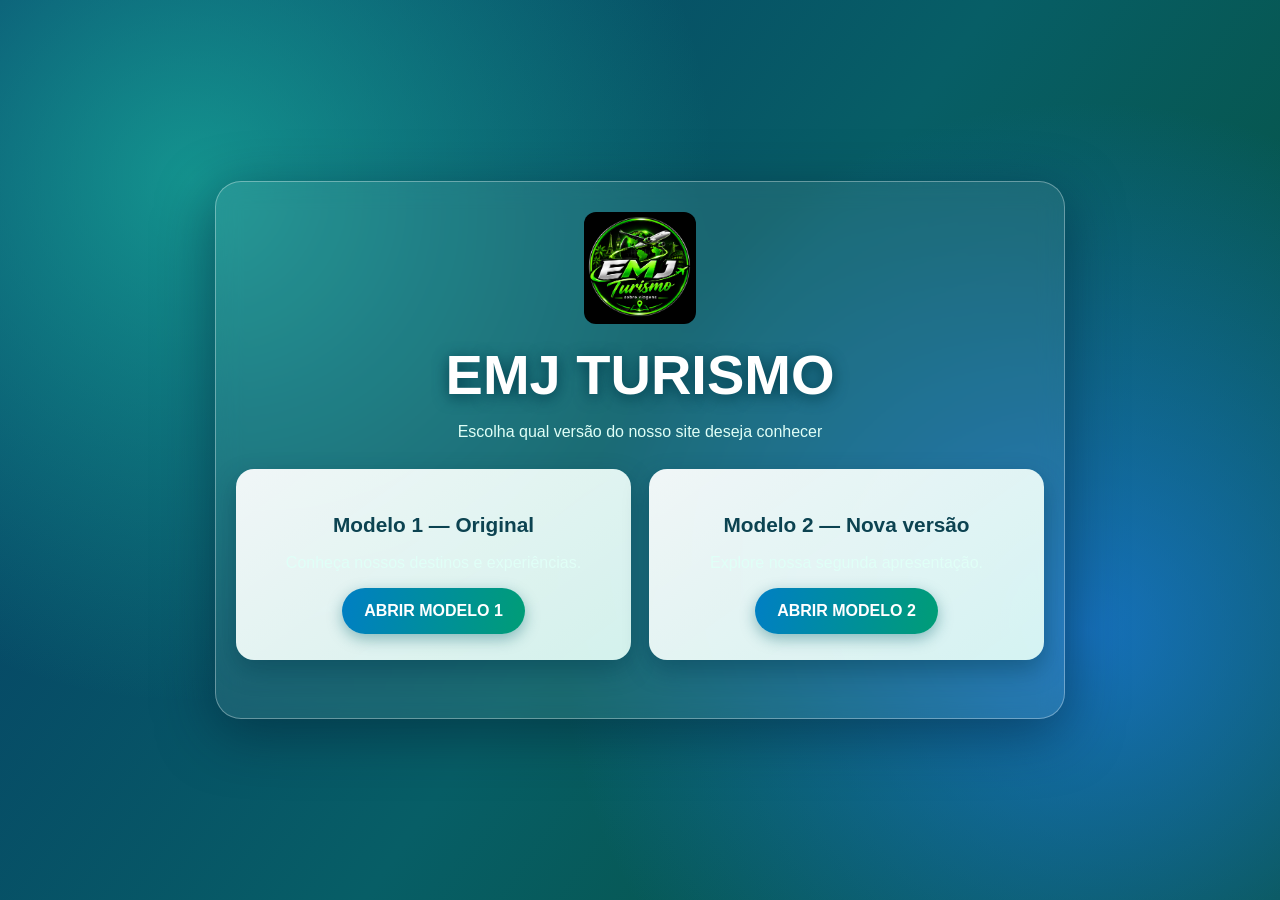
<file: index.html>
<!doctype html><html lang="pt-BR"><head><meta charset="utf-8"><meta name="viewport" content="width=device-width,initial-scale=1"><title>EMJ Turismo | Escolha seu modelo</title><style>*{box-sizing:border-box}body{margin:0;min-height:100vh;display:grid;place-items:center;font-family:Arial,sans-serif;color:white;background:radial-gradient(circle at 15% 20%,#1bbaa3aa,transparent 40%),radial-gradient(circle at 85% 70%,#1e7ff4aa,transparent 42%),linear-gradient(125deg,#063b67,#075e66 52%,#064f36);padding:25px}main{width:min(95%,850px);text-align:center;padding:30px 20px;background:#ffffff14;border:1px solid #ffffff55;border-radius:26px;box-shadow:0 15px 55px #001e3280;backdrop-filter:blur(12px)}img{width:112px;max-width:40%;border-radius:12px}h1{font-size:clamp(2rem,5vw,3.5rem);margin:14px 0 8px;text-shadow:0 3px 15px #003d4c}p{color:#e0fff7}.cards{display:grid;grid-template-columns:repeat(2,1fr);gap:18px;margin:28px 0}.card{padding:26px 16px;border-radius:18px;background:linear-gradient(145deg,#ffffffef,#e6fff8e8);color:#0c4351;box-shadow:0 10px 25px #00354966}.card h2{font-size:1.3rem}a{display:inline-block;padding:14px 22px;border-radius:30px;background:linear-gradient(100deg,#007fc4,#009d76);color:white;text-decoration:none;font-weight:bold;box-shadow:0 5px 15px #02616b66}a:hover{filter:brightness(1.15)}@media(max-width:600px){.cards{grid-template-columns:1fr}main{padding:25px 15px}}</style></head><body><main><img src="modelo-1/images/logo-emj-turismo.png" alt="Logo EMJ Turismo"><h1>EMJ TURISMO</h1><p>Escolha qual versão do nosso site deseja conhecer</p><div class="cards"><section class="card"><h2>Modelo 1 — Original</h2><p>Conheça nossos destinos e experiências.</p><a href="modelo-1/index.html">ABRIR MODELO 1</a></section><section class="card"><h2>Modelo 2 — Nova versão</h2><p>Explore nossa segunda apresentação.</p><a href="modelo-2/index.html">ABRIR MODELO 2</a></section></div></main></body></html>
</file>
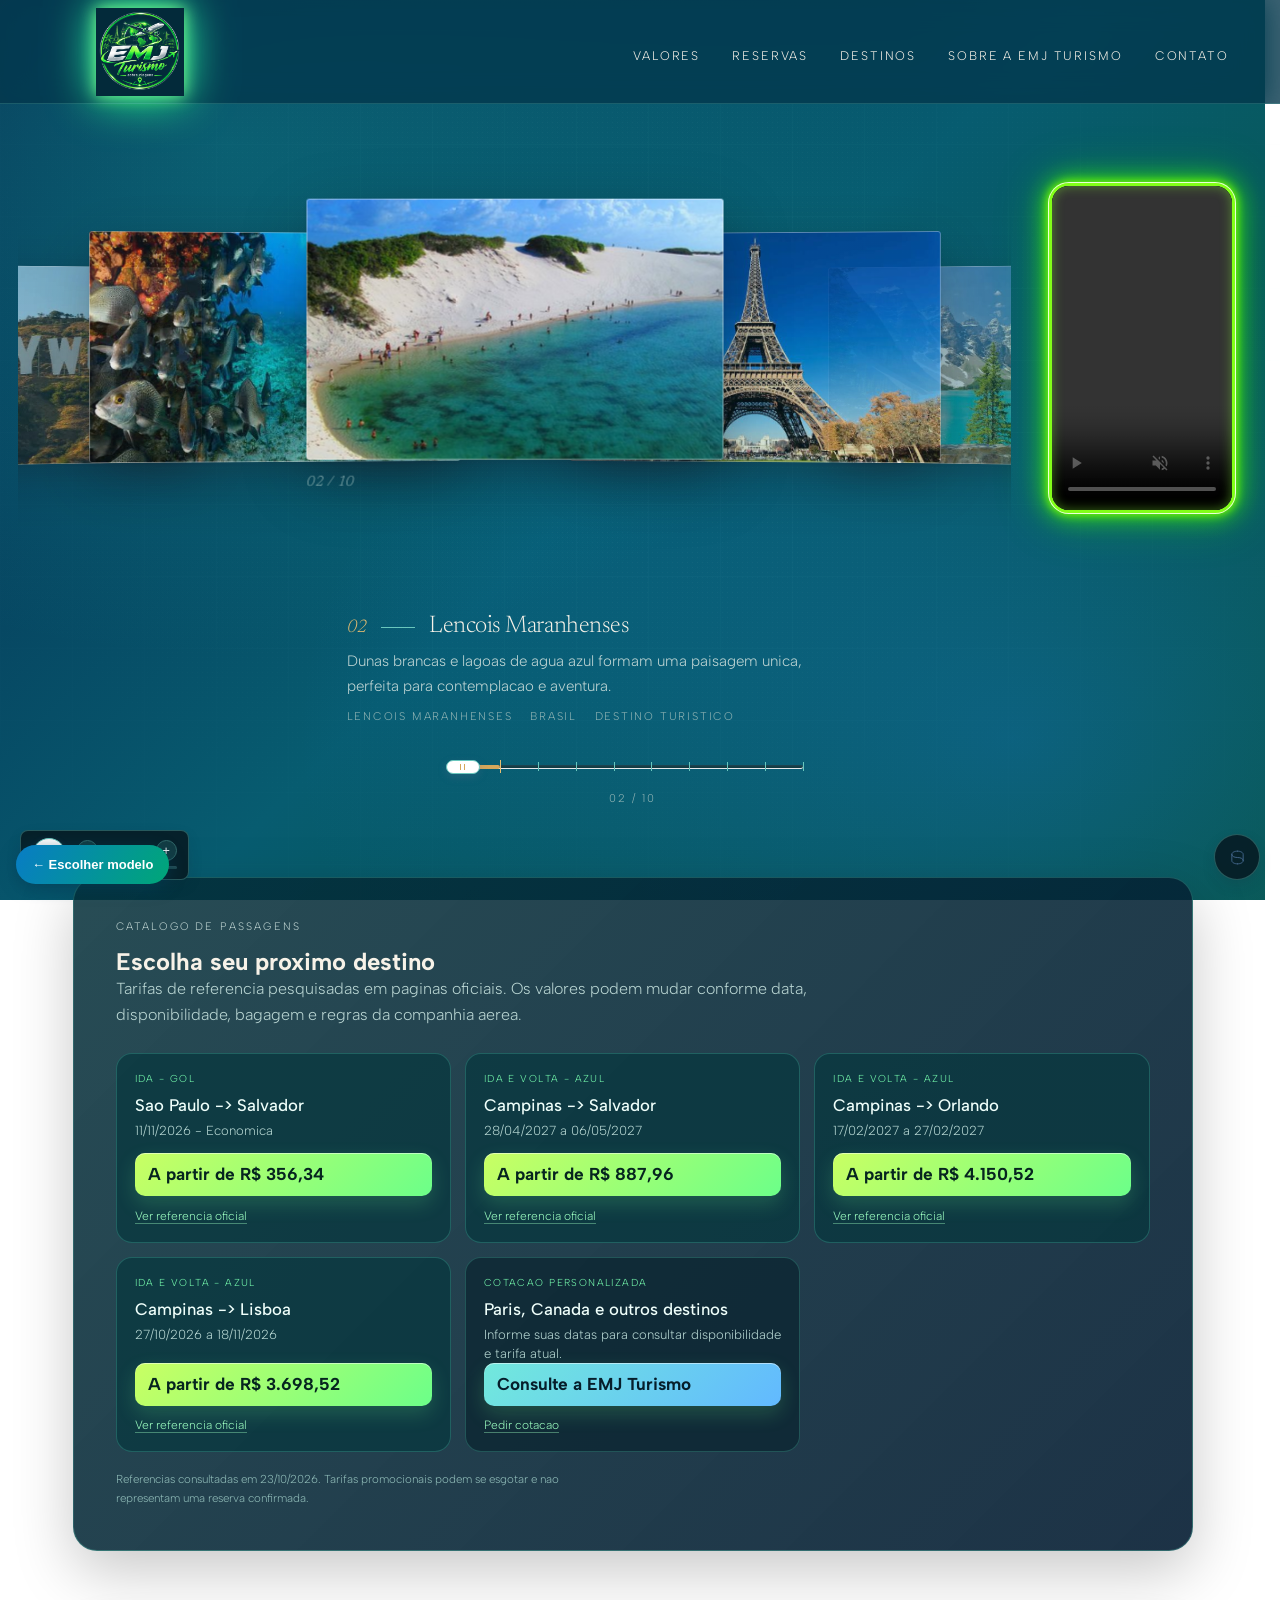
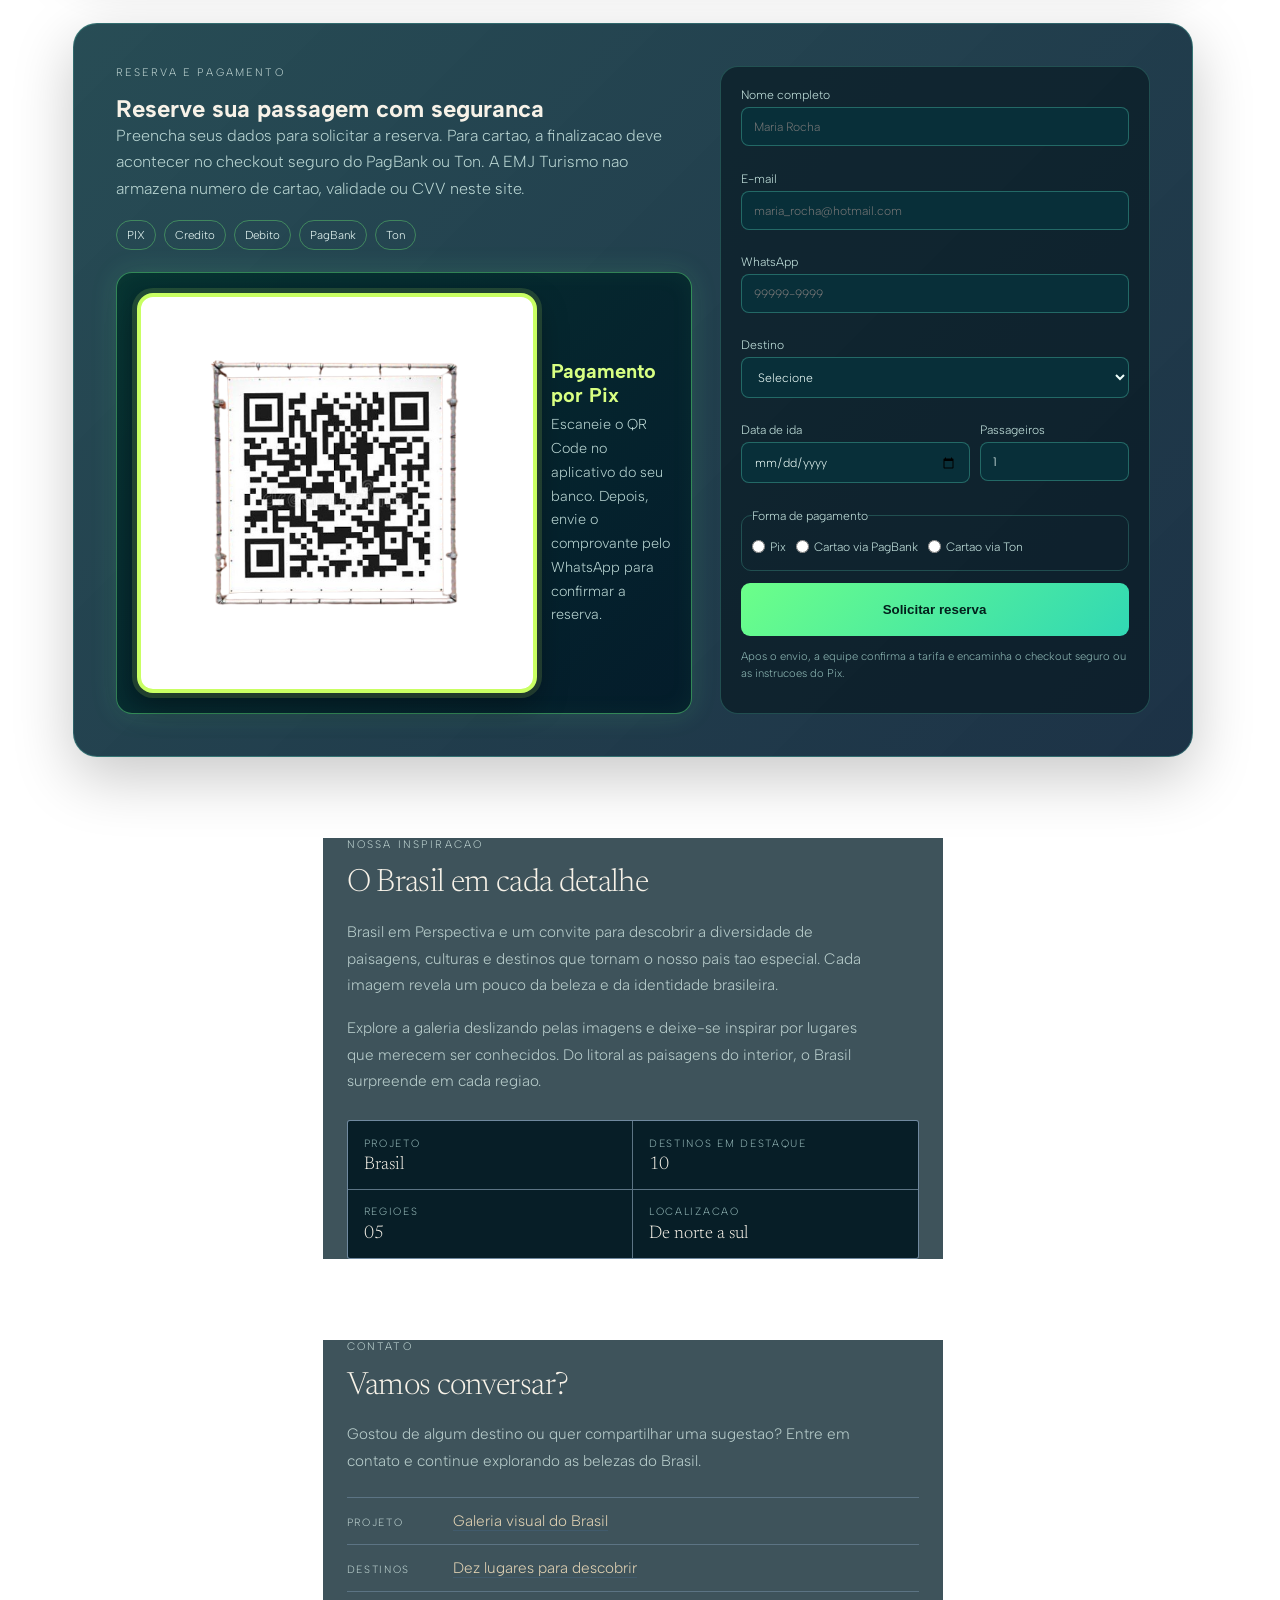
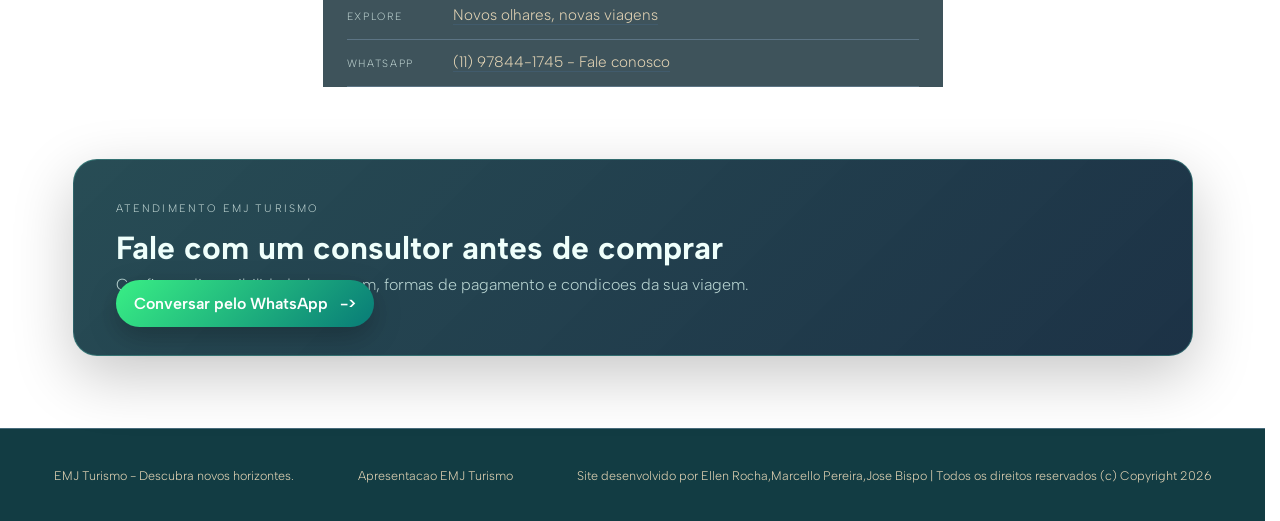
<file: modelo-1/index.html>
<!DOCTYPE html>
<!--
  Helix Drift Template
  https://templatemo.com/tm-630-helix-drift
-->
<html lang="pt-BR">
    <head>
        <meta charset="UTF-8">
        <meta name="viewport" content="width=device-width, initial-scale=1">
        <title>EMJ Turismo | Destinos e experiencias</title>
        <meta name="description"
              content="A EMJ Turismo apresenta destinos, experiencias e novos horizontes.">
        <link rel="preconnect" href="https://fonts.googleapis.com">
        <link rel="preconnect" href="https://fonts.gstatic.com" crossorigin>
        <link href="https://fonts.googleapis.com/css2?family=Albert+Sans:wght@200;300;400;500&family=Newsreader:ital,opsz,wght@0,6..72,200;0,6..72,300;0,6..72,400;1,6..72,300&display=swap"
              rel="stylesheet">
        <link rel="stylesheet" href="templatemo-630-helix-style.css">
    </head>
    <body>
        <header class="bar">
            <a class="brand" href="#top" aria-label="EMJ Turismo - inicio"><img class="brand-logo" src="images/logo-emj-turismo.png" alt="EMJ Turismo"></a>
            <nav class="nav">
                <a href="#passagens">Valores</a>
                <a href="#reserva">Reservas</a>
                <a href="#top">Destinos
                    <svg class="wv" viewBox="0 0 10 6" aria-hidden="true">
                        <path d="M1 1 L5 5 L9 1" />
                    </svg>
                </a>
                <a href="#about">Sobre a EMJ Turismo
                    <svg class="wv" viewBox="0 0 10 6" aria-hidden="true">
                        <path d="M1 1 L5 5 L9 1" />
                    </svg>
                </a>
                <a href="#contact">Contato
                    <svg class="wv" viewBox="0 0 10 6" aria-hidden="true">
                        <path d="M1 1 L5 5 L9 1" />
                    </svg>
                </a>
            </nav>
            <button class="burger"
                    id="burger"
                    aria-label="Abrir menu"
                    aria-expanded="false"
                    aria-controls="drawer">
                <span></span><span></span><span></span>
            </button>
        </header>
        <nav class="drawer" id="drawer">
            <a href="#passagens">Valores das passagens</a>
            <a href="#reserva">Formulário de reservas</a>

            <a href="#top">Destinos
                <svg class="wv" viewBox="0 0 10 6" aria-hidden="true">
                    <path d="M1 1 L5 5 L9 1" />
                </svg>
            </a>
            <a href="#about">Sobre a EMJ Turismo
                <svg class="wv" viewBox="0 0 10 6" aria-hidden="true">
                    <path d="M1 1 L5 5 L9 1" />
                </svg>
            </a>
            <a href="#contact">Contato
                <svg class="wv" viewBox="0 0 10 6" aria-hidden="true">
                    <path d="M1 1 L5 5 L9 1" />
                </svg>
            </a>
        </nav>
        <main class="wrap" id="top">
<div class="stage-shell">
                <div class="hero-showcase">
                    <div class="carousel-column">
<div class="stage"
                     id="stage"
                     role="group"
                     aria-label="Galeria de destinos. Arraste para os lados para explorar as imagens.">
                    <div class="plate" role="button" tabindex="0" data-img="images/destino-01.jpg" data-alt="Fernando de Noronha" data-month="Brasil" data-stock="Destino turistico">
                        <span class="plate-media" style="background-image:url('images/destino-01.jpg')"></span><span class="plate-no">01 / 10</span><div class="plate-info"><h2>Fernando de Noronha</h2><p>Mar cristalino, piscinas naturais e uma vida marinha extraordinaria para quem ama mergulho e natureza.</p></div>
                    </div>
                    <div class="plate" role="button" tabindex="0" data-img="images/destino-02.jpg" data-alt="Lencois Maranhenses" data-month="Brasil" data-stock="Destino turistico">
                        <span class="plate-media" style="background-image:url('images/destino-02.jpg')"></span><span class="plate-no">02 / 10</span><div class="plate-info"><h2>Lencois Maranhenses</h2><p>Dunas brancas e lagoas de agua azul formam uma paisagem unica, perfeita para contemplacao e aventura.</p></div>
                    </div>
                    <div class="plate" role="button" tabindex="0" data-img="images/destino-03.jpg" data-alt="Paris" data-month="Franca" data-stock="Destino turistico">
                        <span class="plate-media" style="background-image:url('images/destino-03.jpg')"></span><span class="plate-no">03 / 10</span><div class="plate-info"><h2>Paris</h2><p>A Torre Eiffel, os museus, a gastronomia e as margens do Sena fazem de Paris uma experiencia cultural inesquecivel.</p></div>
                    </div>
                    <div class="plate" role="button" tabindex="0" data-img="images/destino-04.jpg" data-alt="Canada" data-month="America do Norte" data-stock="Destino turistico">
                        <span class="plate-media" style="background-image:url('images/destino-04.jpg')"></span><span class="plate-no">04 / 10</span><div class="plate-info"><h2>Canada</h2><p>Montanhas, lagos azul-turquesa e trilhas cercadas por natureza criam cenarios para viagens memoraveis.</p></div>
                    </div>
                    <div class="plate" role="button" tabindex="0" data-img="images/destino-05.jpg" data-alt="Disney World" data-month="Estados Unidos" data-stock="Destino turistico">
                        <span class="plate-media" style="background-image:url('images/destino-05.jpg')"></span><span class="plate-no">05 / 10</span><div class="plate-info"><h2>Disney World</h2><p>Parques tematicos, personagens e experiencias para toda a familia em uma viagem cheia de encanto.</p></div>
                    </div>
                    <div class="plate" role="button" tabindex="0" data-img="images/destino-06.jpg" data-alt="Fortaleza" data-month="Brasil" data-stock="Destino turistico">
                        <span class="plate-media" style="background-image:url('images/destino-06.jpg')"></span><span class="plate-no">06 / 10</span><div class="plate-info"><h2>Fortaleza</h2><p>Praias, dunas, lagoas e passeios de buggy combinam descanso, diversao e paisagens tropicais.</p></div>
                    </div>
                    <div class="plate" role="button" tabindex="0" data-img="images/destino-07.jpg" data-alt="Portugal" data-month="Europa" data-stock="Destino turistico">
                        <span class="plate-media" style="background-image:url('images/destino-07.jpg')"></span><span class="plate-no">07 / 10</span><div class="plate-info"><h2>Portugal</h2><p>Cidades historicas, sabores marcantes e paisagens costeiras para descobrir com calma e autenticidade.</p></div>
                    </div>
                    <div class="plate" role="button" tabindex="0" data-img="images/destino-08.jpg" data-alt="Porto de Galinhas" data-month="Brasil" data-stock="Destino turistico">
                        <span class="plate-media" style="background-image:url('images/destino-08.jpg')"></span><span class="plate-no">08 / 10</span><div class="plate-info"><h2>Porto de Galinhas</h2><p>Piscinas naturais, aguas transparentes e passeios pelo litoral fazem deste destino um convite ao verao.</p></div>
                    </div>
                    <div class="plate" role="button" tabindex="0" data-img="images/destino-09.jpg" data-alt="Salvador" data-month="Brasil" data-stock="Destino turistico">
                        <span class="plate-media" style="background-image:url('images/destino-09.jpg')"></span><span class="plate-no">09 / 10</span><div class="plate-info"><h2>Salvador</h2><p>Praias, cultura, musica e a energia da Bahia se encontram em uma experiencia vibrante e acolhedora.</p></div>
                    </div>
                    <div class="plate" role="button" tabindex="0" data-img="images/destino-10.jpg" data-alt="Estados Unidos" data-month="America do Norte" data-stock="Destino turistico">
                        <span class="plate-media" style="background-image:url('images/destino-10.jpg')"></span><span class="plate-no">10 / 10</span><div class="plate-info"><h2>Estados Unidos</h2><p>Grandes cidades, icones do cinema e experiencias urbanas para quem quer explorar novos horizontes.</p></div>
                    </div>
                </div>
                    </div>
                    <aside class="mascot-side mascot-side-clean" aria-label="Video do mascote da EMJ Turismo">
                        <div class="mascot-side-video mascot-video-crop">
                            <video controls autoplay muted loop playsinline preload="metadata" aria-label="Mascote apresentando a EMJ Turismo">
                                <source src="videos/mascote-apresentacao.mp4" type="video/mp4">
                                Seu navegador nao suporta a reproducao de video.
                            </video>
                        </div>
                    </aside>
                </div>
            </div>
            <section class="caption rv" id="caption" aria-live="polite">
                <div class="cap-head">
                    <span class="cap-no" id="capNo">01</span>
                    <span class="cap-rule"></span>
                    <h1 class="cap-title" id="capTitle">Fernando de Noronha</h1>
                </div>
                <p class="cap-desc" id="capDesc">Mar cristalino, piscinas naturais e uma vida marinha extraordinaria para quem ama mergulho e natureza.</p>
                <div class="cap-meta" id="capMeta"><span>Fernando de Noronha</span><span>Brasil</span><span>Destino turistico</span></div>
            </section>
            <div class="scrub-shell rv" id="scrubShell">
                <div class="scrub"
                     id="scrub"
                     role="slider"
                     tabindex="0"
                     aria-label="Posicao na galeria"
                     aria-valuemin="1"
                     aria-valuemax="10"
                     aria-valuenow="1">
                    <div class="scrub-track"></div>
                    <div class="scrub-fill" id="scrubFill"></div>
                    <div class="scrub-ticks" id="ticks"></div>
                    <div class="thumb" id="thumb">
                        <i></i><i></i>
                    </div>
                </div>
                <div class="scrub-label" id="scrubLabel">01 / 10</div>
            </div>
            <section class="sales-catalog rv" id="passagens" aria-labelledby="catalog-title">
                <span class="sheet-tag">Catalogo de passagens</span>
                <h2 id="catalog-title">Escolha seu proximo destino</h2>
                <p class="catalog-intro">Tarifas de referencia pesquisadas em paginas oficiais. Os valores podem mudar conforme data, disponibilidade, bagagem e regras da companhia aerea.</p>
                <div class="fare-grid">
                    <article class="fare-card"><span class="fare-kicker">Ida  -  GOL</span><h3>Sao Paulo  ->  Salvador</h3><p>11/11/2026  -  Economica</p><strong>A partir de R$ 356,34</strong><a href="https://www.voegol.com.br/br/voos" target="_blank" rel="noopener">Ver referencia oficial</a></article>
                    <article class="fare-card"><span class="fare-kicker">Ida e volta  -  Azul</span><h3>Campinas  ->  Salvador</h3><p>28/04/2027 a 06/05/2027</p><strong>A partir de R$ 887,96</strong><a href="https://passagens.voeazul.com.br/pt/melhores-ofertas" target="_blank" rel="noopener">Ver referencia oficial</a></article>
                    <article class="fare-card"><span class="fare-kicker">Ida e volta  -  Azul</span><h3>Campinas  ->  Orlando</h3><p>17/02/2027 a 27/02/2027</p><strong>A partir de R$ 4.150,52</strong><a href="https://passagens.voeazul.com.br/pt/melhores-ofertas" target="_blank" rel="noopener">Ver referencia oficial</a></article>
                    <article class="fare-card"><span class="fare-kicker">Ida e volta  -  Azul</span><h3>Campinas  ->  Lisboa</h3><p>27/10/2026 a 18/11/2026</p><strong>A partir de R$ 3.698,52</strong><a href="https://passagens.voeazul.com.br/pt/melhores-ofertas" target="_blank" rel="noopener">Ver referencia oficial</a></article>
                    <article class="fare-card fare-card-muted"><span class="fare-kicker">Cotacao personalizada</span><h3>Paris, Canada e outros destinos</h3><p>Informe suas datas para consultar disponibilidade e tarifa atual.</p><strong>Consulte a EMJ Turismo</strong><a href="#reserva">Pedir cotacao</a></article>
                </div>
                <p class="price-note">Referencias consultadas em 23/10/2026. Tarifas promocionais podem se esgotar e nao representam uma reserva confirmada.</p>
            </section>
            <section class="payment-section rv" id="reserva" aria-labelledby="payment-title">
                <div class="payment-copy">
                    <span class="sheet-tag">Reserva e pagamento</span>
                    <h2 id="payment-title">Reserve sua passagem com seguranca</h2>
                    <p>Preencha seus dados para solicitar a reserva. Para cartao, a finalizacao deve acontecer no checkout seguro do PagBank ou Ton. A EMJ Turismo nao armazena numero de cartao, validade ou CVV neste site.</p>
                    <div class="accepted-payments"><span>PIX</span><span>Credito</span><span>Debito</span><span>PagBank</span><span>Ton</span></div>
                    <div class="pix-box"><img src="images/qr-pix-centralizado.png" alt="QR Code para pagamento Pix da EMJ Turismo"><div><h3>Pagamento por Pix</h3><p>Escaneie o QR Code no aplicativo do seu banco. Depois, envie o comprovante pelo WhatsApp para confirmar a reserva.</p></div></div>
                </div>
                <form class="booking-form" action="#reserva" method="post">
                    <label>Nome completo<input type="text" name="nome" autocomplete="name" placeholder="Maria Rocha" pattern="[A-Za-zÀ-ÿ\s]{3,}" title="Digite somente letras e espacos" required></label>
                    <label>E-mail<input type="email" name="email" autocomplete="email" placeholder="maria_rocha@hotmail.com" required></label>
                    <label>WhatsApp<input type="tel" name="whatsapp" autocomplete="tel" inputmode="numeric" placeholder="99999-9999" pattern="[0-9]{8,13}" title="Digite somente numeros, com DDD" maxlength="14" required></label>
                    <label>Destino<select name="destino" required><option value="">Selecione</option><option>Fernando de Noronha</option><option>Lencois Maranhenses</option><option>Fortaleza</option><option>Salvador</option><option>Porto de Galinhas</option><option>Paris</option><option>Canada</option><option>Orlando</option><option>Lisboa</option></select></label>
                    <div class="form-row"><label>Data de ida<input type="date" name="ida" required></label><label>Passageiros<input type="number" name="passageiros" min="1" value="1" inputmode="numeric" required></label></div>
                    <fieldset><legend>Forma de pagamento</legend><label><input type="radio" name="pagamento" value="pix" required> Pix</label><label><input type="radio" name="pagamento" value="pagbank"> Cartao via PagBank</label><label><input type="radio" name="pagamento" value="ton"> Cartao via Ton</label></fieldset>
                    <button type="submit">Solicitar reserva</button>
                    <small>Apos o envio, a equipe confirma a tarifa e encaminha o checkout seguro ou as instrucoes do Pix.</small>
                </form>
            </section>
            <section class="sheet rv" id="about">
                <span class="sheet-tag">Nossa inspiracao</span>
                <h2>O Brasil em cada detalhe</h2>
                <p>Brasil em Perspectiva e um convite para descobrir a diversidade de paisagens, culturas e destinos que tornam o nosso pais tao especial. Cada imagem revela um pouco da beleza e da identidade brasileira.</p>
                <p>Explore a galeria deslizando pelas imagens e deixe-se inspirar por lugares que merecem ser conhecidos. Do litoral as paisagens do interior, o Brasil surpreende em cada regiao.</p>
                <dl class="facts">
                    <div>
                        <dt>Projeto</dt>
                        <dd>
                            Brasil
                        </dd>
                    </div>
                    <div>
                        <dt>Destinos em destaque</dt>
                        <dd>
                            10
                        </dd>
                    </div>
                    <div>
                        <dt>Regioes</dt>
                        <dd>
                            05
                        </dd>
                    </div>
                    <div>
                        <dt>Localizacao</dt>
                        <dd>
                            De norte a sul
                        </dd>
                    </div>
                </dl>
            </section>
            <section class="sheet rv" id="contact">
                <span class="sheet-tag">Contato</span>
                <h2>Vamos conversar?</h2>
                <p>Gostou de algum destino ou quer compartilhar uma sugestao? Entre em contato e continue explorando as belezas do Brasil.</p>
                <ul class="lines">
                    <li><span>Projeto</span><a href="#about">Galeria visual do Brasil</a></li>
                    <li><span>Destinos</span><a href="#top">Dez lugares para descobrir</a></li>
                    <li><span>Explore</span><a href="#top">Novos olhares, novas viagens</a></li>
                    <li><span>WhatsApp</span><a href="https://wa.me/5511978441745" target="_blank" rel="noopener">(11) 97844-1745  -  Fale conosco</a></li>
                </ul>
            </section>
            <section class="footer-contact rv" aria-label="Atendimento pelo WhatsApp">
                <div><span class="sheet-tag">Atendimento EMJ Turismo</span><h2>Fale com um consultor antes de comprar</h2><p>Confirme disponibilidade, bagagem, formas de pagamento e condicoes da sua viagem.</p></div>
                <a class="footer-whatsapp" href="https://wa.me/5511978441745?text=Ol%C3%A1%21%20Quero%20consultar%20uma%20passagem%20a%C3%A9rea." target="_blank" rel="noopener">Conversar pelo WhatsApp <span> -> </span></a>
            </section>
            <footer class="foot rv">
                <span>EMJ Turismo  -  Descubra novos horizontes.</span>
                <span>Apresentacao EMJ Turismo</span>
                <p>Site desenvolvido por Ellen Rocha,Marcello Pereira,Jose Bispo | Todos os direitos reservados (c) Copyright 2026</p>
            </footer>
        </main>
        <div class="transport"
             id="transport"
             role="group"
             aria-label="Apresentacao automatica">
            <button class="tp-btn playing"
                    id="tpBtn"
                    aria-pressed="true"
                    aria-label="Pausar apresentacao automatica">
                <svg class="ico-play"
                     width="12"
                     height="13"
                     viewBox="0 0 12 13"
                     aria-hidden="true">
                    <path d="M1 1.2 11 6.5 1 11.8Z" fill="#4A6E96" />
                </svg>
                <svg class="ico-pause"
                     width="11"
                     height="12"
                     viewBox="0 0 11 12"
                     aria-hidden="true">
                    <rect x="1" y="1" width="3" height="10" fill="#4A6E96" />
                    <rect x="7" y="1" width="3" height="10" fill="#4A6E96" />
                </svg>
            </button>
            <span class="tp-stack">
                <span class="tp-dur">
                    <button class="tp-step" id="tpMinus" aria-label="Intervalo menor">&minus;</button>
                    <span class="tp-val" id="tpVal" aria-live="polite">2s</span>
                    <button class="tp-step" id="tpPlus" aria-label="Intervalo maior">+</button>
                </span>
                <span class="tp-line" aria-hidden="true"><i id="tpFill"></i></span>
            </span>
        </div>
        <button class="fab" id="fab" aria-label="Abrir controles da galeria">
            <svg width="17"
                 height="17"
                 viewBox="0 0 24 24"
                 fill="none"
                 stroke="#4A6E96"
                 stroke-width="1.2"
                 stroke-linecap="round">
                <path d="M12 3c-4.5 0-8 2-8 4.5S7 12 12 12s8 2 8 4.5S16.5 21 12 21" />
                <path d="M4 7.5v9C4 19 7.5 21 12 21" />
                <path d="M20 16.5v-9C20 5 16.5 3 12 3" />
            </svg>
        </button>
        <section class="panel"
                 id="panel"
                 role="dialog"
                 aria-label="Controles da galeria control"
                 aria-modal="false">
            <h2>Controles da galeria</h2>
            <div class="slot">
                <label for="sRx"><span>Controles da galeria width</span><span id="vRx">600</span></label>
                <input type="range" id="sRx" min="360" max="780" step="10" value="600">
            </div>
            <div class="slot">
                <label for="sRy"><span>Controles da galeria rise</span><span id="vRy">54</span></label>
                <input type="range" id="sRy" min="0" max="96" step="2" value="54">
            </div>
            <div class="slot">
                <label for="sFall"><span>Profundidade</span><span id="vFall">0.52</span></label>
                <input type="range"
                       id="sFall"
                       min="0.30"
                       max="0.86"
                       step="0.02"
                       value="0.52">
            </div>
            <div class="panel-out">
                <span class="state" id="state">Galeria em movimento</span>
                <button class="close" id="close" aria-label="Fechar controles">&times;</button>
            </div>
        </section>
<script src="templatemo-630-helix-script.js"></script>
    <a href="../index.html" style="position:fixed;bottom:16px;left:16px;z-index:99999;background:linear-gradient(120deg,#087cc5,#00a777);color:#fff;padding:12px 16px;border-radius:28px;font:600 13px Arial,sans-serif;text-decoration:none;box-shadow:0 4px 16px #003f5b88">← Escolher modelo</a>
</body>
</html>
</file>
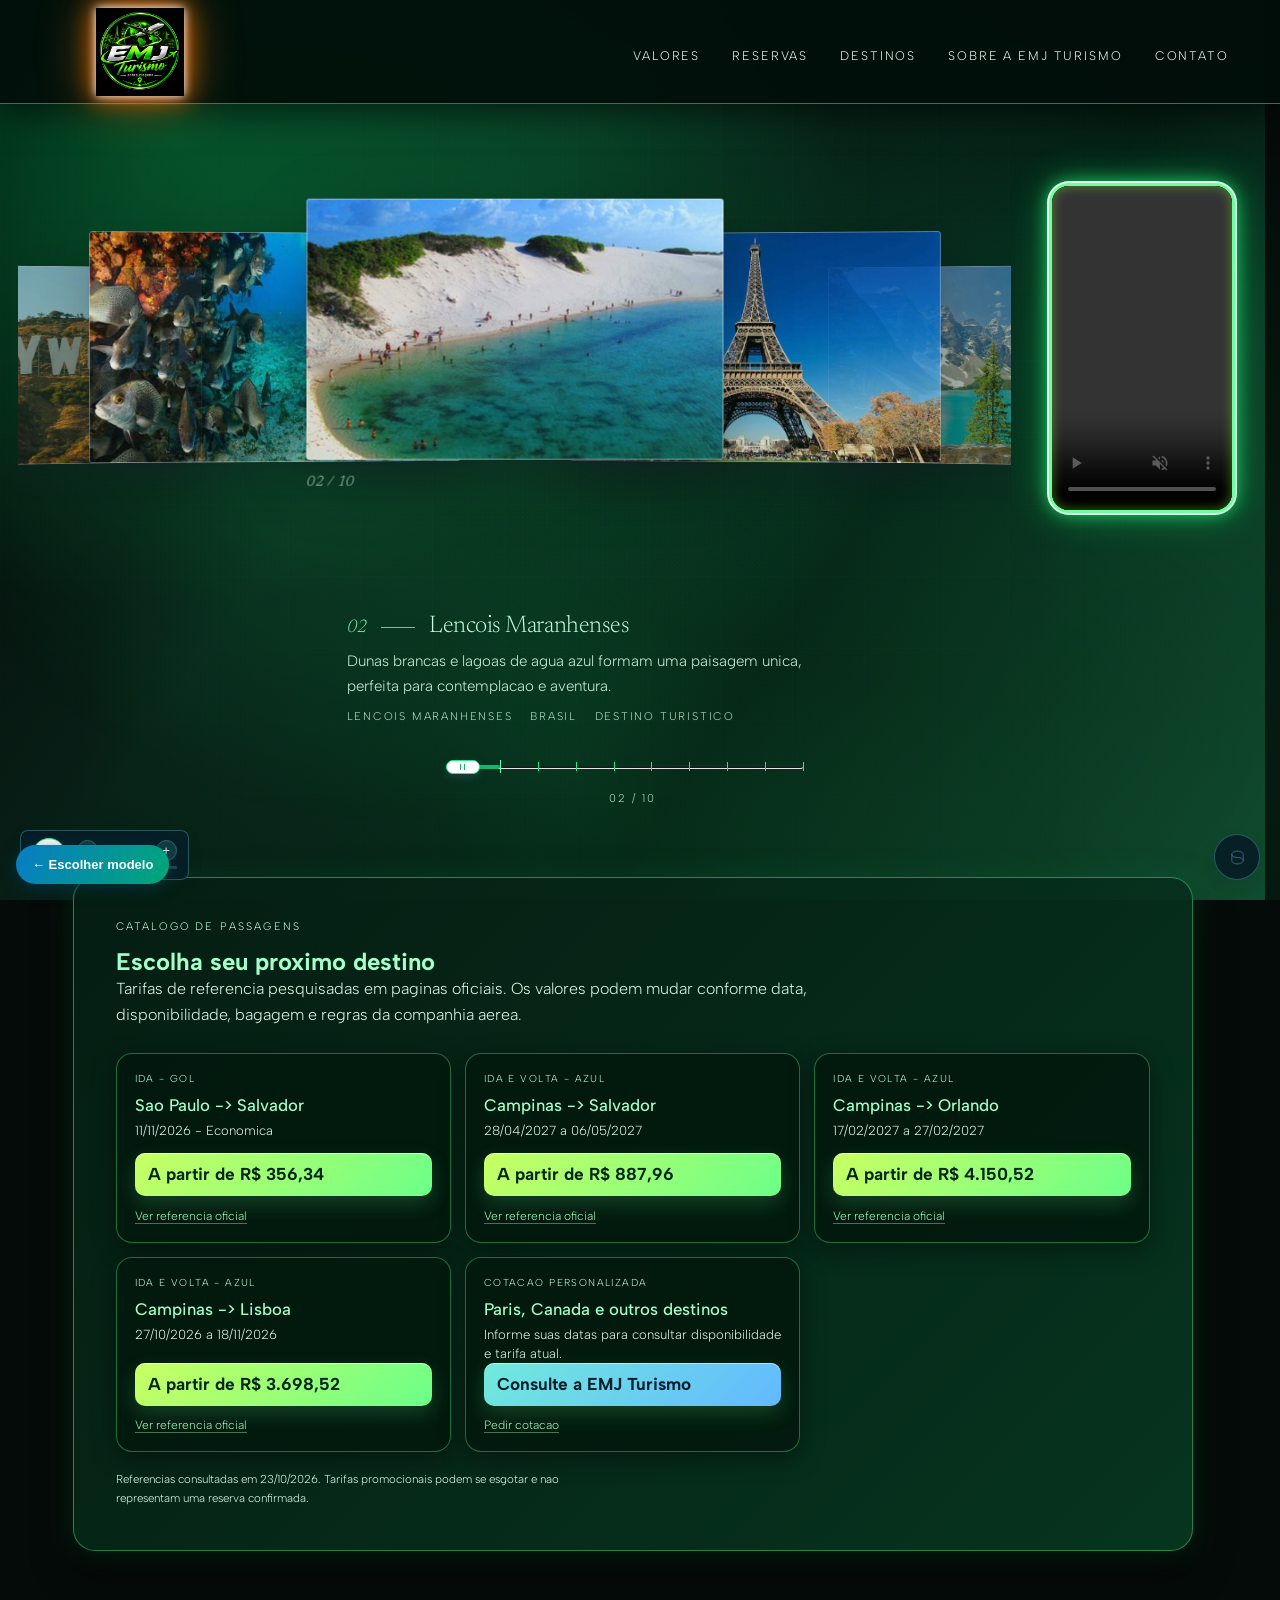
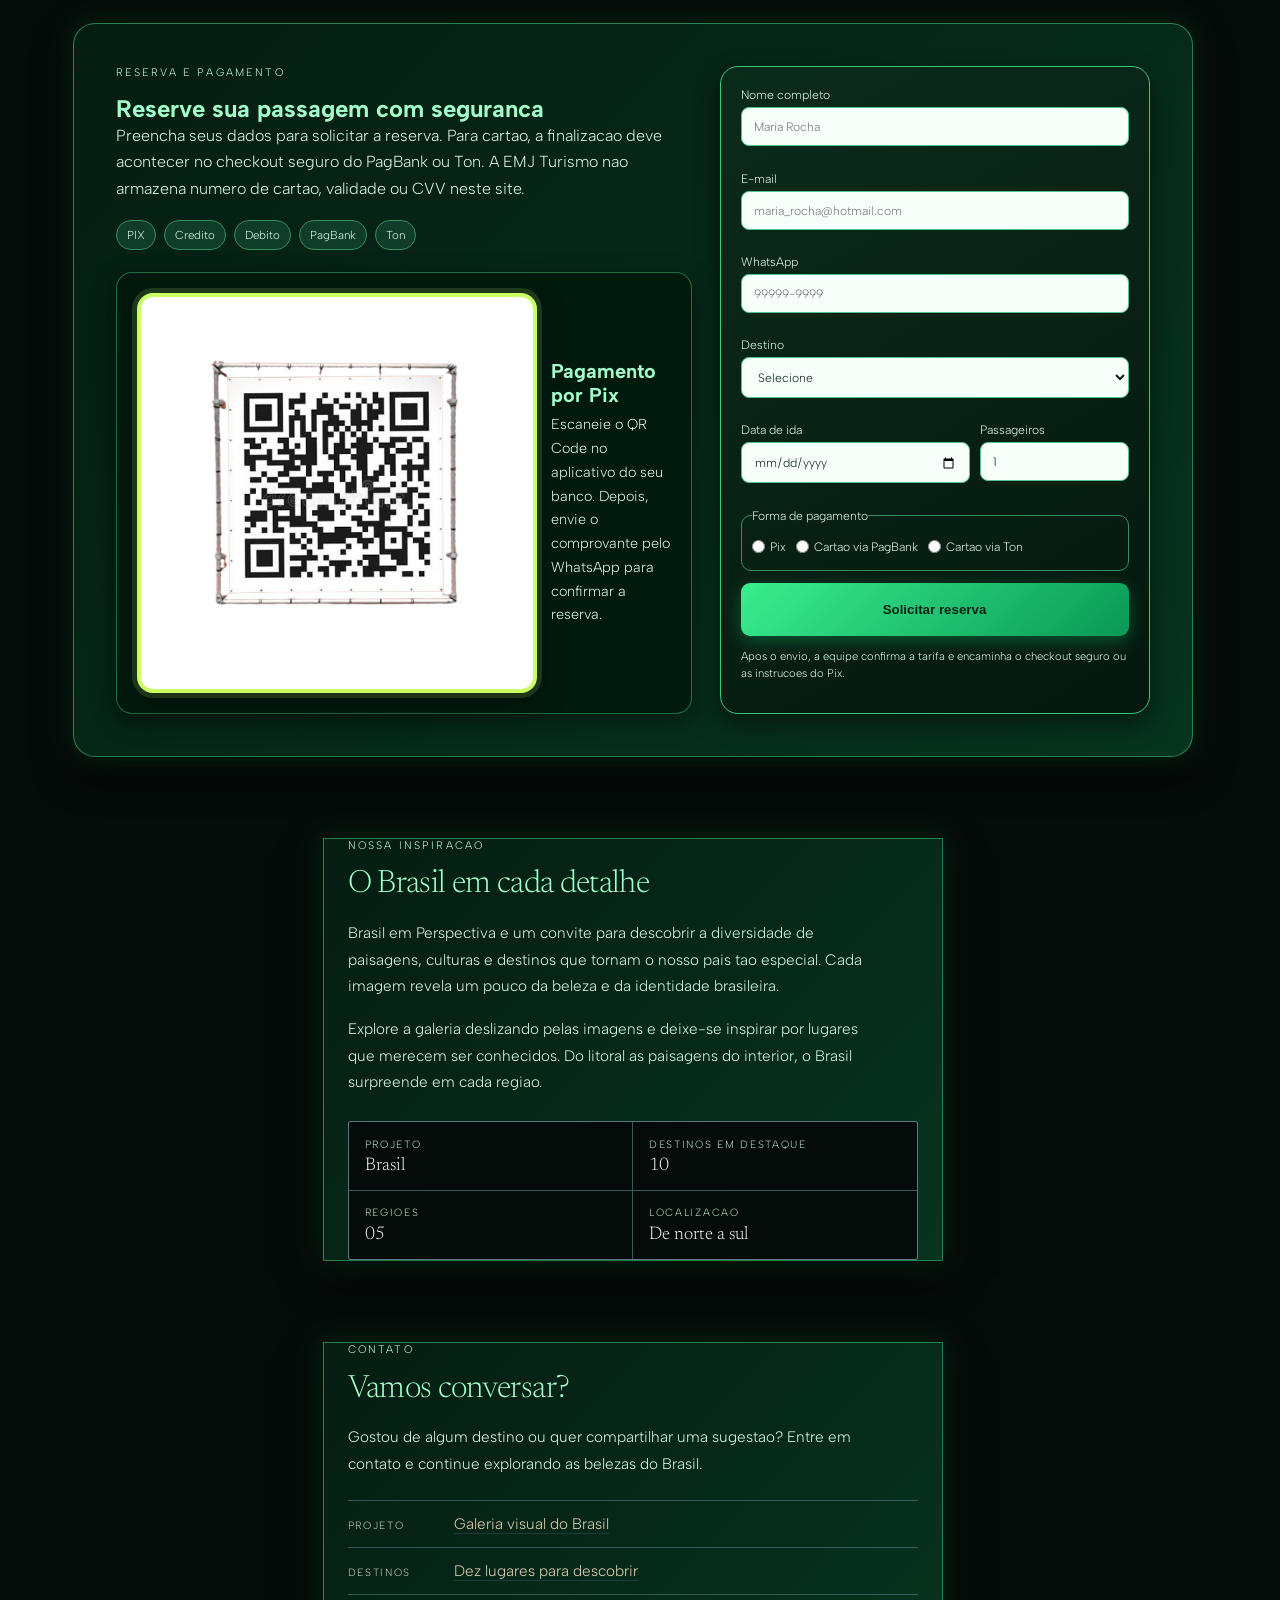
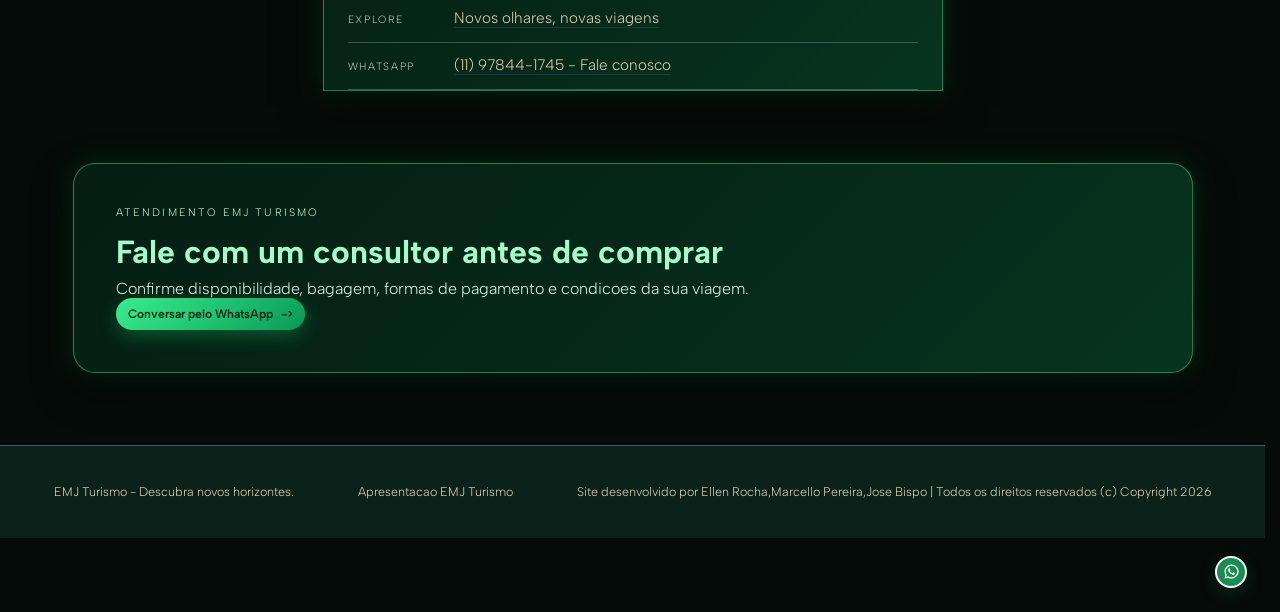
<file: modelo-2/index.html>
<!DOCTYPE html>
<!--
  Helix Drift Template
  https://templatemo.com/tm-630-helix-drift
-->
<html lang="pt-BR">
    <head>
        <meta charset="UTF-8">
        <meta name="viewport" content="width=device-width, initial-scale=1">
        <title>EMJ Turismo | Destinos e experiencias</title>
        <meta name="description"
              content="A EMJ Turismo apresenta destinos, experiencias e novos horizontes.">
        <link rel="preconnect" href="https://fonts.googleapis.com">
        <link rel="preconnect" href="https://fonts.gstatic.com" crossorigin>
        <link href="https://fonts.googleapis.com/css2?family=Albert+Sans:wght@200;300;400;500&family=Newsreader:ital,opsz,wght@0,6..72,200;0,6..72,300;0,6..72,400;1,6..72,300&display=swap"
              rel="stylesheet">
        <link rel="stylesheet" href="templatemo-630-helix-style.css">
    </head>
    <body>
        <header class="bar">
            <a class="brand" href="#top" aria-label="EMJ Turismo - inicio"><img class="brand-logo" src="images/logo-emj-turismo.png" alt="EMJ Turismo"></a>
            <nav class="nav">
                <a href="#passagens">Valores</a>
                <a href="#reserva">Reservas</a>
                <a href="#top">Destinos
                    <svg class="wv" viewBox="0 0 10 6" aria-hidden="true">
                        <path d="M1 1 L5 5 L9 1" />
                    </svg>
                </a>
                <a href="#about">Sobre a EMJ Turismo
                    <svg class="wv" viewBox="0 0 10 6" aria-hidden="true">
                        <path d="M1 1 L5 5 L9 1" />
                    </svg>
                </a>
                <a href="#contact">Contato
                    <svg class="wv" viewBox="0 0 10 6" aria-hidden="true">
                        <path d="M1 1 L5 5 L9 1" />
                    </svg>
                </a>
            </nav>
            <button class="burger"
                    id="burger"
                    aria-label="Abrir menu"
                    aria-expanded="false"
                    aria-controls="drawer">
                <span></span><span></span><span></span>
            </button>
        </header>
        <nav class="drawer" id="drawer">
            <a href="#passagens">Valores das passagens</a>
            <a href="#reserva">Formulário de reservas</a>

            <a href="#top">Destinos
                <svg class="wv" viewBox="0 0 10 6" aria-hidden="true">
                    <path d="M1 1 L5 5 L9 1" />
                </svg>
            </a>
            <a href="#about">Sobre a EMJ Turismo
                <svg class="wv" viewBox="0 0 10 6" aria-hidden="true">
                    <path d="M1 1 L5 5 L9 1" />
                </svg>
            </a>
            <a href="#contact">Contato
                <svg class="wv" viewBox="0 0 10 6" aria-hidden="true">
                    <path d="M1 1 L5 5 L9 1" />
                </svg>
            </a>
        </nav>
        <main class="wrap" id="top">
<div class="stage-shell">
                <div class="hero-showcase">
                    <div class="carousel-column">
<div class="stage"
                     id="stage"
                     role="group"
                     aria-label="Galeria de destinos. Arraste para os lados para explorar as imagens.">
                    <div class="plate" role="button" tabindex="0" data-img="images/destino-01.jpg" data-alt="Fernando de Noronha" data-month="Brasil" data-stock="Destino turistico">
                        <span class="plate-media" style="background-image:url('images/destino-01.jpg')"></span><span class="plate-no">01 / 10</span><div class="plate-info"><h2>Fernando de Noronha</h2><p>Mar cristalino, piscinas naturais e uma vida marinha extraordinaria para quem ama mergulho e natureza.</p></div>
                    </div>
                    <div class="plate" role="button" tabindex="0" data-img="images/destino-02.jpg" data-alt="Lencois Maranhenses" data-month="Brasil" data-stock="Destino turistico">
                        <span class="plate-media" style="background-image:url('images/destino-02.jpg')"></span><span class="plate-no">02 / 10</span><div class="plate-info"><h2>Lencois Maranhenses</h2><p>Dunas brancas e lagoas de agua azul formam uma paisagem unica, perfeita para contemplacao e aventura.</p></div>
                    </div>
                    <div class="plate" role="button" tabindex="0" data-img="images/destino-03.jpg" data-alt="Paris" data-month="Franca" data-stock="Destino turistico">
                        <span class="plate-media" style="background-image:url('images/destino-03.jpg')"></span><span class="plate-no">03 / 10</span><div class="plate-info"><h2>Paris</h2><p>A Torre Eiffel, os museus, a gastronomia e as margens do Sena fazem de Paris uma experiencia cultural inesquecivel.</p></div>
                    </div>
                    <div class="plate" role="button" tabindex="0" data-img="images/destino-04.jpg" data-alt="Canada" data-month="America do Norte" data-stock="Destino turistico">
                        <span class="plate-media" style="background-image:url('images/destino-04.jpg')"></span><span class="plate-no">04 / 10</span><div class="plate-info"><h2>Canada</h2><p>Montanhas, lagos azul-turquesa e trilhas cercadas por natureza criam cenarios para viagens memoraveis.</p></div>
                    </div>
                    <div class="plate" role="button" tabindex="0" data-img="images/destino-05.jpg" data-alt="Disney World" data-month="Estados Unidos" data-stock="Destino turistico">
                        <span class="plate-media" style="background-image:url('images/destino-05.jpg')"></span><span class="plate-no">05 / 10</span><div class="plate-info"><h2>Disney World</h2><p>Parques tematicos, personagens e experiencias para toda a familia em uma viagem cheia de encanto.</p></div>
                    </div>
                    <div class="plate" role="button" tabindex="0" data-img="images/destino-06.jpg" data-alt="Fortaleza" data-month="Brasil" data-stock="Destino turistico">
                        <span class="plate-media" style="background-image:url('images/destino-06.jpg')"></span><span class="plate-no">06 / 10</span><div class="plate-info"><h2>Fortaleza</h2><p>Praias, dunas, lagoas e passeios de buggy combinam descanso, diversao e paisagens tropicais.</p></div>
                    </div>
                    <div class="plate" role="button" tabindex="0" data-img="images/destino-07.jpg" data-alt="Portugal" data-month="Europa" data-stock="Destino turistico">
                        <span class="plate-media" style="background-image:url('images/destino-07.jpg')"></span><span class="plate-no">07 / 10</span><div class="plate-info"><h2>Portugal</h2><p>Cidades historicas, sabores marcantes e paisagens costeiras para descobrir com calma e autenticidade.</p></div>
                    </div>
                    <div class="plate" role="button" tabindex="0" data-img="images/destino-08.jpg" data-alt="Porto de Galinhas" data-month="Brasil" data-stock="Destino turistico">
                        <span class="plate-media" style="background-image:url('images/destino-08.jpg')"></span><span class="plate-no">08 / 10</span><div class="plate-info"><h2>Porto de Galinhas</h2><p>Piscinas naturais, aguas transparentes e passeios pelo litoral fazem deste destino um convite ao verao.</p></div>
                    </div>
                    <div class="plate" role="button" tabindex="0" data-img="images/destino-09.jpg" data-alt="Salvador" data-month="Brasil" data-stock="Destino turistico">
                        <span class="plate-media" style="background-image:url('images/destino-09.jpg')"></span><span class="plate-no">09 / 10</span><div class="plate-info"><h2>Salvador</h2><p>Praias, cultura, musica e a energia da Bahia se encontram em uma experiencia vibrante e acolhedora.</p></div>
                    </div>
                    <div class="plate" role="button" tabindex="0" data-img="images/destino-10.jpg" data-alt="Estados Unidos" data-month="America do Norte" data-stock="Destino turistico">
                        <span class="plate-media" style="background-image:url('images/destino-10.jpg')"></span><span class="plate-no">10 / 10</span><div class="plate-info"><h2>Estados Unidos</h2><p>Grandes cidades, icones do cinema e experiencias urbanas para quem quer explorar novos horizontes.</p></div>
                    </div>
                </div>
                    </div>
                    <aside class="mascot-side mascot-side-clean" aria-label="Video do mascote da EMJ Turismo">
                        <div class="mascot-side-video mascot-video-crop">
                            <video controls autoplay muted loop playsinline preload="metadata" aria-label="Mascote apresentando a EMJ Turismo">
                                <source src="videos/mascote-apresentacao.mp4?v=2" type="video/mp4">
                                Seu navegador nao suporta a reproducao de video.
                            </video>
                        </div>
                    </aside>
                </div>
            </div>
            <section class="caption rv" id="caption" aria-live="polite">
                <div class="cap-head">
                    <span class="cap-no" id="capNo">01</span>
                    <span class="cap-rule"></span>
                    <h1 class="cap-title" id="capTitle">Fernando de Noronha</h1>
                </div>
                <p class="cap-desc" id="capDesc">Mar cristalino, piscinas naturais e uma vida marinha extraordinaria para quem ama mergulho e natureza.</p>
                <div class="cap-meta" id="capMeta"><span>Fernando de Noronha</span><span>Brasil</span><span>Destino turistico</span></div>
            </section>
            <div class="scrub-shell rv" id="scrubShell">
                <div class="scrub"
                     id="scrub"
                     role="slider"
                     tabindex="0"
                     aria-label="Posicao na galeria"
                     aria-valuemin="1"
                     aria-valuemax="10"
                     aria-valuenow="1">
                    <div class="scrub-track"></div>
                    <div class="scrub-fill" id="scrubFill"></div>
                    <div class="scrub-ticks" id="ticks"></div>
                    <div class="thumb" id="thumb">
                        <i></i><i></i>
                    </div>
                </div>
                <div class="scrub-label" id="scrubLabel">01 / 10</div>
            </div>
            <section class="sales-catalog rv" id="passagens" aria-labelledby="catalog-title">
                <span class="sheet-tag">Catalogo de passagens</span>
                <h2 id="catalog-title">Escolha seu proximo destino</h2>
                <p class="catalog-intro">Tarifas de referencia pesquisadas em paginas oficiais. Os valores podem mudar conforme data, disponibilidade, bagagem e regras da companhia aerea.</p>
                <div class="fare-grid">
                    <article class="fare-card"><span class="fare-kicker">Ida  -  GOL</span><h3>Sao Paulo  ->  Salvador</h3><p>11/11/2026  -  Economica</p><strong>A partir de R$ 356,34</strong><a href="https://www.voegol.com.br/br/voos" target="_blank" rel="noopener">Ver referencia oficial</a></article>
                    <article class="fare-card"><span class="fare-kicker">Ida e volta  -  Azul</span><h3>Campinas  ->  Salvador</h3><p>28/04/2027 a 06/05/2027</p><strong>A partir de R$ 887,96</strong><a href="https://passagens.voeazul.com.br/pt/melhores-ofertas" target="_blank" rel="noopener">Ver referencia oficial</a></article>
                    <article class="fare-card"><span class="fare-kicker">Ida e volta  -  Azul</span><h3>Campinas  ->  Orlando</h3><p>17/02/2027 a 27/02/2027</p><strong>A partir de R$ 4.150,52</strong><a href="https://passagens.voeazul.com.br/pt/melhores-ofertas" target="_blank" rel="noopener">Ver referencia oficial</a></article>
                    <article class="fare-card"><span class="fare-kicker">Ida e volta  -  Azul</span><h3>Campinas  ->  Lisboa</h3><p>27/10/2026 a 18/11/2026</p><strong>A partir de R$ 3.698,52</strong><a href="https://passagens.voeazul.com.br/pt/melhores-ofertas" target="_blank" rel="noopener">Ver referencia oficial</a></article>
                    <article class="fare-card fare-card-muted"><span class="fare-kicker">Cotacao personalizada</span><h3>Paris, Canada e outros destinos</h3><p>Informe suas datas para consultar disponibilidade e tarifa atual.</p><strong>Consulte a EMJ Turismo</strong><a href="#reserva">Pedir cotacao</a></article>
                </div>
                <p class="price-note">Referencias consultadas em 23/10/2026. Tarifas promocionais podem se esgotar e nao representam uma reserva confirmada.</p>
            </section>
            <section class="payment-section rv" id="reserva" aria-labelledby="payment-title">
                <div class="payment-copy">
                    <span class="sheet-tag">Reserva e pagamento</span>
                    <h2 id="payment-title">Reserve sua passagem com seguranca</h2>
                    <p>Preencha seus dados para solicitar a reserva. Para cartao, a finalizacao deve acontecer no checkout seguro do PagBank ou Ton. A EMJ Turismo nao armazena numero de cartao, validade ou CVV neste site.</p>
                    <div class="accepted-payments"><span>PIX</span><span>Credito</span><span>Debito</span><span>PagBank</span><span>Ton</span></div>
                    <div class="pix-box"><img src="images/qr-pix-centralizado.png" alt="QR Code para pagamento Pix da EMJ Turismo"><div><h3>Pagamento por Pix</h3><p>Escaneie o QR Code no aplicativo do seu banco. Depois, envie o comprovante pelo WhatsApp para confirmar a reserva.</p></div></div>
                </div>
                <form class="booking-form" action="#reserva" method="post">
                    <label>Nome completo<input type="text" name="nome" autocomplete="name" placeholder="Maria Rocha" pattern="[A-Za-zÀ-ÿ\s]{3,}" title="Digite somente letras e espacos" required></label>
                    <label>E-mail<input type="email" name="email" autocomplete="email" placeholder="maria_rocha@hotmail.com" required></label>
                    <label>WhatsApp<input type="tel" name="whatsapp" autocomplete="tel" inputmode="numeric" placeholder="99999-9999" pattern="[0-9]{8,13}" title="Digite somente numeros, com DDD" maxlength="14" required></label>
                    <label>Destino<select name="destino" required><option value="">Selecione</option><option>Fernando de Noronha</option><option>Lencois Maranhenses</option><option>Fortaleza</option><option>Salvador</option><option>Porto de Galinhas</option><option>Paris</option><option>Canada</option><option>Orlando</option><option>Lisboa</option></select></label>
                    <div class="form-row"><label>Data de ida<input type="date" name="ida" required></label><label>Passageiros<input type="number" name="passageiros" min="1" value="1" inputmode="numeric" required></label></div>
                    <fieldset><legend>Forma de pagamento</legend><label><input type="radio" name="pagamento" value="pix" required> Pix</label><label><input type="radio" name="pagamento" value="pagbank"> Cartao via PagBank</label><label><input type="radio" name="pagamento" value="ton"> Cartao via Ton</label></fieldset>
                    <button type="submit">Solicitar reserva</button>
                    <small>Apos o envio, a equipe confirma a tarifa e encaminha o checkout seguro ou as instrucoes do Pix.</small>
                </form>
            </section>
            <section class="sheet rv" id="about">
                <span class="sheet-tag">Nossa inspiracao</span>
                <h2>O Brasil em cada detalhe</h2>
                <p>Brasil em Perspectiva e um convite para descobrir a diversidade de paisagens, culturas e destinos que tornam o nosso pais tao especial. Cada imagem revela um pouco da beleza e da identidade brasileira.</p>
                <p>Explore a galeria deslizando pelas imagens e deixe-se inspirar por lugares que merecem ser conhecidos. Do litoral as paisagens do interior, o Brasil surpreende em cada regiao.</p>
                <dl class="facts">
                    <div>
                        <dt>Projeto</dt>
                        <dd>
                            Brasil
                        </dd>
                    </div>
                    <div>
                        <dt>Destinos em destaque</dt>
                        <dd>
                            10
                        </dd>
                    </div>
                    <div>
                        <dt>Regioes</dt>
                        <dd>
                            05
                        </dd>
                    </div>
                    <div>
                        <dt>Localizacao</dt>
                        <dd>
                            De norte a sul
                        </dd>
                    </div>
                </dl>
            </section>
            <section class="sheet rv" id="contact">
                <span class="sheet-tag">Contato</span>
                <h2>Vamos conversar?</h2>
                <p>Gostou de algum destino ou quer compartilhar uma sugestao? Entre em contato e continue explorando as belezas do Brasil.</p>
                <ul class="lines">
                    <li><span>Projeto</span><a href="#about">Galeria visual do Brasil</a></li>
                    <li><span>Destinos</span><a href="#top">Dez lugares para descobrir</a></li>
                    <li><span>Explore</span><a href="#top">Novos olhares, novas viagens</a></li>
                    <li><span>WhatsApp</span><a href="https://wa.me/5511978441745" target="_blank" rel="noopener">(11) 97844-1745  -  Fale conosco</a></li>
                </ul>
            </section>
            <section class="footer-contact rv" aria-label="Atendimento pelo WhatsApp">
                <div><span class="sheet-tag">Atendimento EMJ Turismo</span><h2>Fale com um consultor antes de comprar</h2><p>Confirme disponibilidade, bagagem, formas de pagamento e condicoes da sua viagem.</p></div>
                <a class="footer-whatsapp" href="https://wa.me/5511978441745?text=Ol%C3%A1%21%20Quero%20consultar%20uma%20passagem%20a%C3%A9rea." target="_blank" rel="noopener">Conversar pelo WhatsApp <span> -> </span></a>
            </section>
            <footer class="foot rv">
                <span>EMJ Turismo  -  Descubra novos horizontes.</span>
                <span>Apresentacao EMJ Turismo</span>
                <p>Site desenvolvido por Ellen Rocha,Marcello Pereira,Jose Bispo | Todos os direitos reservados (c) Copyright 2026</p>
            </footer>
        </main>
        <div class="transport"
             id="transport"
             role="group"
             aria-label="Apresentacao automatica">
            <button class="tp-btn playing"
                    id="tpBtn"
                    aria-pressed="true"
                    aria-label="Pausar apresentacao automatica">
                <svg class="ico-play"
                     width="12"
                     height="13"
                     viewBox="0 0 12 13"
                     aria-hidden="true">
                    <path d="M1 1.2 11 6.5 1 11.8Z" fill="#4A6E96" />
                </svg>
                <svg class="ico-pause"
                     width="11"
                     height="12"
                     viewBox="0 0 11 12"
                     aria-hidden="true">
                    <rect x="1" y="1" width="3" height="10" fill="#4A6E96" />
                    <rect x="7" y="1" width="3" height="10" fill="#4A6E96" />
                </svg>
            </button>
            <span class="tp-stack">
                <span class="tp-dur">
                    <button class="tp-step" id="tpMinus" aria-label="Intervalo menor">&minus;</button>
                    <span class="tp-val" id="tpVal" aria-live="polite">2s</span>
                    <button class="tp-step" id="tpPlus" aria-label="Intervalo maior">+</button>
                </span>
                <span class="tp-line" aria-hidden="true"><i id="tpFill"></i></span>
            </span>
        </div>
        <button class="fab" id="fab" aria-label="Abrir controles da galeria">
            <svg width="17"
                 height="17"
                 viewBox="0 0 24 24"
                 fill="none"
                 stroke="#4A6E96"
                 stroke-width="1.2"
                 stroke-linecap="round">
                <path d="M12 3c-4.5 0-8 2-8 4.5S7 12 12 12s8 2 8 4.5S16.5 21 12 21" />
                <path d="M4 7.5v9C4 19 7.5 21 12 21" />
                <path d="M20 16.5v-9C20 5 16.5 3 12 3" />
            </svg>
        </button>
        <section class="panel"
                 id="panel"
                 role="dialog"
                 aria-label="Controles da galeria control"
                 aria-modal="false">
            <h2>Controles da galeria</h2>
            <div class="slot">
                <label for="sRx"><span>Controles da galeria width</span><span id="vRx">600</span></label>
                <input type="range" id="sRx" min="360" max="780" step="10" value="600">
            </div>
            <div class="slot">
                <label for="sRy"><span>Controles da galeria rise</span><span id="vRy">54</span></label>
                <input type="range" id="sRy" min="0" max="96" step="2" value="54">
            </div>
            <div class="slot">
                <label for="sFall"><span>Profundidade</span><span id="vFall">0.52</span></label>
                <input type="range"
                       id="sFall"
                       min="0.30"
                       max="0.86"
                       step="0.02"
                       value="0.52">
            </div>
            <div class="panel-out">
                <span class="state" id="state">Galeria em movimento</span>
                <button class="close" id="close" aria-label="Fechar controles">&times;</button>
            </div>
        </section>
<a class="emj-whatsapp-mini" href="https://wa.me/5511978441745?text=Ol%C3%A1%21%20Quero%20saber%20mais%20sobre%20a%20EMJ%20Turismo." target="_blank" rel="noopener noreferrer" aria-label="Falar com EMJ Turismo pelo WhatsApp" title="WhatsApp EMJ Turismo"><svg viewBox="0 0 24 24" aria-hidden="true"><path d="M12.04 2a9.9 9.9 0 0 0-8.5 15.02L2 22l5.12-1.34A10 10 0 1 0 12.04 2Zm0 18.1a8.1 8.1 0 0 1-4.12-1.12l-.3-.18-3.03.8.81-2.96-.2-.31a8.1 8.1 0 1 1 6.84 3.77Zm4.44-6.07c-.24-.12-1.43-.71-1.65-.79-.22-.08-.38-.12-.54.12-.16.24-.62.79-.76.95-.14.16-.28.18-.52.06-.24-.12-1.02-.38-1.94-1.2-.72-.64-1.2-1.43-1.34-1.67-.14-.24-.02-.37.1-.49.11-.11.24-.28.36-.42.12-.14.16-.24.24-.4.08-.16.04-.3-.02-.42-.06-.12-.54-1.3-.74-1.78-.19-.47-.39-.4-.54-.41h-.46c-.16 0-.42.06-.64.3-.22.24-.84.82-.84 2s.86 2.32.98 2.48c.12.16 1.7 2.6 4.12 3.64.58.25 1.04.4 1.39.51.58.18 1.1.16 1.52.1.46-.07 1.43-.59 1.63-1.16.2-.57.2-1.06.14-1.16-.06-.1-.22-.16-.46-.28Z"/></svg></a>
<script src="templatemo-630-helix-script.js"></script>
    <a href="../index.html" style="position:fixed;bottom:16px;left:16px;z-index:99999;background:linear-gradient(120deg,#087cc5,#00a777);color:#fff;padding:12px 16px;border-radius:28px;font:600 13px Arial,sans-serif;text-decoration:none;box-shadow:0 4px 16px #003f5b88">← Escolher modelo</a>
</body>
</html>
</file>
<file: modelo-1/templatemo-630-helix-style.css>
/*
  Helix Drift Template
  https://templatemo.com/tm-630-helix-drift
*/

:root {
    --canvas: #F4F7FA;
    --sunk: #DDE7F2;
    --pastel: #B9CDE5;
    --pastel-deep: #96B1D0;
    --ink: #1B2233;
    --ink-2: #5B6879;
    --ink-3: #93A0B2;
    --accent: #4A6E96;

    --bar: 70px;
    --plate-w: min(46vw, 620px);

    --rx: 600;
    --ry: 54;
    --coil: 0.9;
    --fall: 0.52;

    --ease: cubic-bezier(.22, 1, .36, 1);
    --dur: .6s;
}

* {
    box-sizing: border-box;
    margin: 0;
    padding: 0
}

html {
    -webkit-text-size-adjust: 100%;
    scroll-behavior: smooth;
    scroll-padding-top: calc(var(--bar) + 18px);
    scrollbar-gutter: stable;
}

body {
    min-height: 100vh;
    background: var(--canvas);
    color: var(--ink);
    font-family: 'Albert Sans', system-ui, sans-serif;
    font-weight: 300;
    overflow-x: hidden;
    position: relative;
}

/* ambient washes */
body::before {
    content: "";
    position: fixed;
    inset: 0;
    z-index: 0;
    pointer-events: none;
    background:
        radial-gradient(120vw 90vh at 8% -10%, rgba(185, 205, 229, .55), transparent 62%),
        radial-gradient(110vw 80vh at 98% 108%, rgba(221, 231, 242, .85), transparent 60%);
}

/* grid + grain */
body::after {
    content: "";
    position: fixed;
    inset: 0;
    z-index: 0;
    pointer-events: none;
    background-image:
        url("data:image/svg+xml;utf8,<svg xmlns='http://www.w3.org/2000/svg' width='320' height='320'><filter id='n'><feTurbulence type='fractalNoise' baseFrequency='0.34' numOctaves='2' stitchTiles='stitch'/></filter><rect width='320' height='320' filter='url(%23n)' opacity='0.10'/></svg>"),
        linear-gradient(to right, rgba(150, 177, 208, .30) 1px, transparent 1px),
        linear-gradient(to bottom, rgba(150, 177, 208, .30) 1px, transparent 1px);
    background-size: 320px 320px, 72px 72px, 72px 72px;
    mix-blend-mode: overlay;
    opacity: .5;
    -webkit-mask-image: radial-gradient(80vw 80vh at 50% 42%, #000 20%, transparent 82%);
    mask-image: radial-gradient(80vw 80vh at 50% 42%, #000 20%, transparent 82%);
}

.wrap {
    position: relative;
    z-index: 1
}

/* ---------- bar ---------- */
.bar {
    position: fixed;
    top: 0;
    left: 0;
    right: 0;
    height: var(--bar);
    z-index: 60;
    display: flex;
    align-items: center;
    justify-content: space-between;
    padding: 0 clamp(18px, 4vw, 54px);
    background: rgba(244, 247, 250, .72);
    backdrop-filter: blur(14px) saturate(120%);
    -webkit-backdrop-filter: blur(14px) saturate(120%);
    border-bottom: 1px solid rgba(150, 177, 208, .28);
}

.brand {
    font-family: 'Newsreader', serif;
    font-weight: 300;
    font-size: 1.06rem;
    letter-spacing: .16em;
    text-transform: uppercase;
    color: var(--ink);
    display: flex;
    align-items: center;
    gap: .62rem;
    text-decoration: none;
}

.brand i {
    width: 7px;
    height: 7px;
    border-radius: 50%;
    background: var(--accent);
    display: block;
    flex: 0 0 auto;
}

.nav {
    display: flex;
    gap: 2rem;
    align-items: center
}

.nav a {
    position: relative;
    color: var(--ink-2);
    text-decoration: none;
    font-size: .78rem;
    letter-spacing: .15em;
    text-transform: uppercase;
    font-weight: 300;
    padding: 14px 0 6px;
}

/* hover drops a chevron in from above the label */
.nav a,
.drawer a {
    transition: color .34s var(--ease)
}

.nav a:hover,
.nav a:focus-visible,
.drawer a:hover,
.drawer a:focus-visible {
    color: var(--accent)
}

.wv {
    position: absolute;
    left: 50%;
    top: 2px;
    width: 10px;
    height: 6px;
    overflow: visible;
    pointer-events: none;
    opacity: 0;
    transform: translate(-50%, -7px);
    transition: opacity .3s var(--ease), transform .42s var(--ease);
}

.wv path {
    fill: none;
    stroke: var(--accent);
    stroke-width: 1;
    stroke-linecap: round;
    stroke-linejoin: round;
}

.nav a:hover .wv,
.nav a:focus-visible .wv {
    opacity: 1;
    transform: translate(-50%, 0)
}

.drawer a {
    position: relative;
    padding: .95rem 0 .85rem
}

.drawer a .wv {
    left: 0;
    top: 2px;
    bottom: auto;
    transform: translate(0, -7px)
}

.drawer a:hover .wv,
.drawer a:focus-visible .wv {
    opacity: 1;
    transform: translate(0, 0)
}

.burger {
    display: none;
    width: 40px;
    height: 40px;
    border: 1px solid rgba(150, 177, 208, .5);
    background: transparent;
    border-radius: 2px;
    cursor: pointer;
    align-items: center;
    justify-content: center;
    flex-direction: column;
    gap: 5px;
}

.burger span {
    display: block;
    width: 16px;
    height: 1px;
    background: var(--ink);
    transition: transform .3s var(--ease), opacity .3s
}

.burger[aria-expanded="true"] span:nth-child(1) {
    transform: translateY(3px) rotate(45deg)
}

.burger[aria-expanded="true"] span:nth-child(2) {
    opacity: 0
}

.burger[aria-expanded="true"] span:nth-child(3) {
    transform: translateY(-3px) rotate(-45deg)
}

/* drawer is a SIBLING of .bar, never a child */
.drawer {
    position: fixed;
    top: var(--bar);
    left: 0;
    right: 0;
    z-index: 55;
    height: calc(100dvh - var(--bar));
    padding: 1.9rem clamp(18px, 5vw, 40px) 80px;
    background: var(--canvas);
    overflow-y: auto;
    overscroll-behavior: contain;
    display: flex;
    flex-direction: column;
    gap: .9rem;
    transform: translateY(-12px);
    opacity: 0;
    visibility: hidden;
    pointer-events: none;
    transition: opacity .32s var(--ease), transform .32s var(--ease), visibility .32s;
}

.drawer.open {
    transform: none;
    opacity: 1;
    visibility: visible;
    pointer-events: auto
}

/* page behind the open drawer stops scrolling, so only one scrollbar is ever live */
body.lock {
    overflow: hidden
}

/* the spool controls slide off to their own side once the stage is scrolled past */
body.away .transport {
    transform: translateX(calc(-100% - 30px));
    opacity: 0;
    pointer-events: none
}

body.away .fab,
body.away .panel {
    transform: translateX(calc(100% + 30px));
    opacity: 0;
    pointer-events: none
}

body.lock .transport,
body.lock .fab {
    opacity: 0;
    pointer-events: none;
    transform: translateY(8px);
}

.drawer a {
    color: var(--ink);
    text-decoration: none;
    font-family: 'Newsreader', serif;
    font-size: 1.15rem;
    font-weight: 300;
    letter-spacing: .01em;
    border-bottom: 1px solid rgba(150, 177, 208, .3);
}

/* ---------- stage ---------- */
.stage-shell {
    padding-top: var(--bar)
}

.stage {
    position: relative;
    height: min(62vh, 560px);
    min-height: 340px;
    perspective: 1400px;
    touch-action: pan-y;
    cursor: grab;
    overflow: hidden;
    min-width: 0;
}

.stage.grabbing {
    cursor: grabbing
}

.plate {
    position: absolute;
    left: 50%;
    top: 50%;
    display: block;
    width: var(--plate-w);
    aspect-ratio: 16/10;
    padding: 0;
    border: 0;
    background: transparent;
    border-radius: 3px;
    cursor: pointer;
    -webkit-user-drag: none;
    user-select: none;
    transform-style: preserve-3d;
    backface-visibility: hidden;
    /* promoted once at parse time, never toggled, toggling is what flashes on mobile */
    will-change: transform, opacity;
}

.plate>* {
    pointer-events: none
}

.plate-media {
    position: absolute;
    inset: 0;
    border-radius: 3px;
    overflow: hidden;
    background-color: var(--sunk);
    background-size: cover;
    background-position: center;
    box-shadow: 0 22px 46px -20px rgba(27, 34, 51, .42), 0 2px 6px rgba(27, 34, 51, .08);
}

.plate-media::after {
    content: "";
    position: absolute;
    inset: 0;
    box-shadow: inset 0 0 0 1px rgba(255, 255, 255, .42);
    border-radius: 3px;
}

.plate-no {
    position: absolute;
    left: 0;
    bottom: -30px;
    font-family: 'Newsreader', serif;
    font-style: italic;
    font-weight: 300;
    font-size: .9rem;
    color: var(--ink-3);
    letter-spacing: .04em;
    opacity: 0;
    transition: opacity .3s;
}

.plate.is-centre .plate-no {
    opacity: 1
}

.plate.press .plate-media {
    transform: scale(.988);
    transition: transform .14s var(--ease)
}

.plate:focus-visible {
    outline: 2px solid var(--accent);
    outline-offset: 6px
}

/* the real copy lives here in the markup, the caption block reads it out */
.plate-info {
    position: absolute;
    width: 1px;
    height: 1px;
    overflow: hidden;
    clip-path: inset(50%);
    white-space: nowrap;
}

/* ---------- caption ---------- */
.caption {
    max-width: 620px;
    min-height: 96px;
    margin: 1.9rem auto 0;
    padding: 0 clamp(18px, 5vw, 24px);
    transition: opacity .22s var(--ease), transform .22s var(--ease);
}

.caption.swap {
    opacity: 0;
    transform: translateY(6px)
}

.cap-head {
    display: flex;
    align-items: baseline;
    gap: .9rem;
    margin-bottom: .5rem
}

.cap-no {
    font-family: 'Newsreader', serif;
    font-style: italic;
    font-weight: 300;
    font-size: 1.15rem;
    color: var(--accent)
}

.cap-rule {
    flex: 0 0 34px;
    height: 1px;
    background: var(--pastel);
    transform: translateY(-4px)
}

.cap-title {
    font-family: 'Newsreader', serif;
    font-weight: 300;
    font-size: 1.5rem;
    letter-spacing: -.02em;
    line-height: 1.2
}

.cap-desc {
    font-size: .94rem;
    line-height: 1.62;
    color: var(--ink-2);
    font-weight: 300;
    max-width: 56ch
}

.cap-meta {
    margin-top: .7rem;
    font-size: .7rem;
    letter-spacing: .16em;
    text-transform: uppercase;
    color: var(--ink-3);
    display: flex;
    flex-wrap: wrap;
    gap: .4rem 1.1rem;
}

/* ---------- scrub ---------- */
.scrub-shell {
    margin: 1.9rem auto 0;
    width: 340px;
    max-width: calc(100vw - 44px);
    min-width: 0;
}

.scrub {
    position: relative;
    height: 26px;
    display: flex;
    align-items: center;
    touch-action: none;
    cursor: pointer;
}

.scrub:focus-visible {
    outline: 2px solid var(--accent);
    outline-offset: 6px;
    border-radius: 4px
}

.scrub-track {
    position: absolute;
    left: 0;
    right: 0;
    height: 4px;
    border-radius: 2px;
    background: var(--sunk);
    box-shadow: inset 0 1px 2px rgba(90, 110, 145, .22), inset 0 -1px 0 rgba(255, 255, 255, .9);
}

.scrub-fill {
    position: absolute;
    left: 0;
    height: 4px;
    border-radius: 2px;
    background: var(--pastel-deep);
    width: 0;
}

.scrub-ticks {
    position: absolute;
    left: 0;
    right: 0;
    height: 26px;
    pointer-events: none
}

.tick {
    position: absolute;
    top: 50%;
    width: 1px;
    height: 9px;
    margin-top: -4.5px;
    background: var(--pastel);
    transition: height .3s var(--ease), background .3s, margin-top .3s var(--ease);
}

.tick.on {
    height: 13px;
    margin-top: -6.5px;
    background: var(--accent)
}

.thumb {
    position: absolute;
    top: 50%;
    width: 34px;
    height: 14px;
    margin-top: -7px;
    margin-left: -17px;
    border-radius: 7px;
    background: #fff;
    border: 1px solid var(--pastel);
    box-shadow: 0 3px 8px rgba(90, 110, 145, .28);
    display: flex;
    align-items: center;
    justify-content: center;
    gap: 3px;
    pointer-events: none;
}

.thumb i {
    width: 1px;
    height: 6px;
    background: var(--pastel-deep);
    display: block
}

.scrub-label {
    margin-top: .7rem;
    text-align: center;
    font-size: .7rem;
    letter-spacing: .18em;
    color: var(--ink-3);
    font-variant-numeric: tabular-nums;
}

/* ---------- footer ---------- */
.foot {
    margin-top: clamp(48px, 8vh, 96px);
    background: var(--sunk);
    border-top: 1px solid rgba(150, 177, 208, .4);
    padding: 2.4rem clamp(18px, 5vw, 54px);
    display: flex;
    flex-wrap: wrap;
    gap: 1rem;
    justify-content: space-between;
    align-items: center;
    font-size: .78rem;
    color: var(--ink-2);
}

.foot a {
    color: var(--accent);
    text-decoration: none;
    border-bottom: 1px solid rgba(74, 110, 150, .35)
}

.foot a:hover {
    border-bottom-color: var(--accent)
}

/* ---------- coil control ---------- */
.fab {
    position: fixed;
    right: 20px;
    bottom: 20px;
    z-index: 70;
    width: 46px;
    height: 46px;
    border-radius: 50%;
    background: rgba(255, 255, 255, .86);
    border: 1px solid var(--pastel);
    backdrop-filter: blur(10px);
    -webkit-backdrop-filter: blur(10px);
    box-shadow: 0 6px 18px -6px rgba(27, 34, 51, .3);
    display: flex;
    align-items: center;
    justify-content: center;
    cursor: pointer;
    transition: opacity .3s var(--ease), transform .3s var(--ease);
}

.fab.gone {
    opacity: 0;
    transform: scale(.68);
    pointer-events: none
}

.fab:focus-visible {
    outline: 2px solid var(--accent);
    outline-offset: 3px
}

.panel {
    position: fixed;
    right: 20px;
    bottom: 20px;
    z-index: 71;
    width: min(308px, calc(100vw - 28px));
    padding: 1.15rem 1.15rem .95rem;
    border-radius: 8px;
    background: rgba(255, 255, 255, .82);
    backdrop-filter: blur(16px) saturate(124%);
    -webkit-backdrop-filter: blur(16px) saturate(124%);
    border: 1px solid rgba(255, 255, 255, .9);
    box-shadow: -6px -6px 16px rgba(255, 255, 255, .9), 6px 6px 20px rgba(150, 177, 208, .34);
    opacity: 0;
    visibility: hidden;
    transform: translateY(14px) scale(.97);
    pointer-events: none;
    transition: opacity .3s var(--ease), transform .3s var(--ease), visibility .3s;
}

.panel.open {
    opacity: 1;
    visibility: visible;
    transform: none;
    pointer-events: auto
}

.panel h2 {
    font-family: 'Newsreader', serif;
    font-weight: 300;
    font-size: .94rem;
    letter-spacing: .14em;
    text-transform: uppercase;
    color: var(--ink);
    margin-bottom: 1rem;
}

.slot {
    margin-bottom: .85rem
}

.slot label {
    display: flex;
    justify-content: space-between;
    font-size: .68rem;
    letter-spacing: .14em;
    text-transform: uppercase;
    color: var(--ink-3);
    margin-bottom: .45rem;
    font-variant-numeric: tabular-nums;
}

input[type=range] {
    -webkit-appearance: none;
    appearance: none;
    width: 100%;
    height: 16px;
    background: transparent;
    cursor: pointer;
}

input[type=range]::-webkit-slider-runnable-track {
    height: 4px;
    border-radius: 2px;
    background: linear-gradient(to right, var(--pastel-deep) 0 var(--fill, 50%), var(--sunk) var(--fill, 50%) 100%);
    box-shadow: inset 0 1px 2px rgba(90, 110, 145, .2);
}

input[type=range]::-moz-range-track {
    height: 4px;
    border-radius: 2px;
    background: linear-gradient(to right, var(--pastel-deep) 0 var(--fill, 50%), var(--sunk) var(--fill, 50%) 100%);
}

input[type=range]::-webkit-slider-thumb {
    -webkit-appearance: none;
    width: 15px;
    height: 15px;
    border-radius: 50%;
    background: #fff;
    border: 1px solid var(--pastel-deep);
    margin-top: -5.5px;
    box-shadow: 0 2px 5px rgba(90, 110, 145, .3);
}

input[type=range]::-moz-range-thumb {
    width: 15px;
    height: 15px;
    border-radius: 50%;
    border: 1px solid var(--pastel-deep);
    background: #fff;
    box-shadow: 0 2px 5px rgba(90, 110, 145, .3);
}

input[type=range]:focus-visible {
    outline: 2px solid var(--accent);
    outline-offset: 4px;
    border-radius: 4px
}

.panel-out {
    display: flex;
    align-items: center;
    gap: .7rem;
    margin-top: .9rem;
    padding-top: .75rem;
    border-top: 1px solid rgba(150, 177, 208, .35);
}

.state {
    font-size: .76rem;
    color: var(--ink-2);
    letter-spacing: .02em
}

.close {
    margin-left: auto;
    width: 36px;
    height: 36px;
    border-radius: 50%;
    border: 1px solid var(--pastel);
    background: rgba(255, 255, 255, .9);
    cursor: pointer;
    display: flex;
    align-items: center;
    justify-content: center;
    box-shadow: -3px -3px 8px rgba(255, 255, 255, .9), 3px 3px 8px rgba(150, 177, 208, .3);
    color: var(--ink-2);
    font-size: 1rem;
    line-height: 1;
}

.close:active {
    box-shadow: inset 2px 2px 5px rgba(150, 177, 208, .35)
}

.close:focus-visible {
    outline: 2px solid var(--accent);
    outline-offset: 3px
}


/* ---------- sheets ---------- */
.sheet {
    max-width: 620px;
    margin: clamp(52px, 9vh, 104px) auto 0;
    padding: 0 clamp(18px, 5vw, 24px);
}

.sheet-tag {
    display: block;
    font-size: .68rem;
    letter-spacing: .2em;
    text-transform: uppercase;
    color: var(--ink-3);
    margin-bottom: .9rem;
}

.sheet h2 {
    font-family: 'Newsreader', serif;
    font-weight: 300;
    font-size: clamp(1.5rem, 3.4vw, 2rem);
    letter-spacing: -.02em;
    line-height: 1.18;
    margin-bottom: 1rem;
}

.sheet p {
    font-size: .95rem;
    line-height: 1.75;
    color: var(--ink-2);
    margin-bottom: 1rem;
    max-width: 58ch
}

.facts {
    display: grid;
    grid-template-columns: repeat(2, 1fr);
    gap: 1px;
    margin-top: 1.6rem;
    background: rgba(150, 177, 208, .35);
    border: 1px solid rgba(150, 177, 208, .35);
    border-radius: 3px;
    overflow: hidden;
}

.facts>div {
    background: var(--canvas);
    padding: .95rem 1rem
}

.facts dt {
    font-size: .66rem;
    letter-spacing: .16em;
    text-transform: uppercase;
    color: var(--ink-3);
    margin-bottom: .35rem
}

.facts dd {
    font-family: 'Newsreader', serif;
    font-weight: 300;
    font-size: 1.15rem;
    color: var(--ink)
}

.lines {
    list-style: none;
    margin-top: 1.4rem;
    border-top: 1px solid rgba(150, 177, 208, .35)
}

.lines li {
    display: flex;
    flex-wrap: wrap;
    gap: .4rem 1.4rem;
    align-items: baseline;
    padding: .85rem 0;
    border-bottom: 1px solid rgba(150, 177, 208, .35);
}

.lines span {
    flex: 0 0 84px;
    font-size: .66rem;
    letter-spacing: .16em;
    text-transform: uppercase;
    color: var(--ink-3);
}

.lines a {
    color: var(--ink);
    text-decoration: none;
    border-bottom: 1px solid rgba(74, 110, 150, .3);
    font-size: .95rem
}

.lines a:hover {
    border-bottom-color: var(--accent);
    color: var(--accent)
}

/* ---------- transport ---------- */
.transport {
    position: fixed;
    left: 20px;
    bottom: 20px;
    z-index: 70;
    display: flex;
    align-items: center;
    gap: .65rem;
    padding: .45rem .7rem;
    border-radius: 8px;
    background: rgba(255, 255, 255, .86);
    border: 1px solid var(--pastel);
    backdrop-filter: blur(10px) saturate(120%);
    -webkit-backdrop-filter: blur(10px) saturate(120%);
    box-shadow: 0 6px 18px -6px rgba(27, 34, 51, .3);
    transition: opacity .28s var(--ease), transform .28s var(--ease);
}

.tp-btn {
    width: 34px;
    height: 34px;
    border-radius: 50%;
    flex: 0 0 auto;
    border: 1px solid var(--pastel);
    background: #fff;
    cursor: pointer;
    display: flex;
    align-items: center;
    justify-content: center;
    box-shadow: 0 2px 6px rgba(90, 110, 145, .22);
}

.tp-btn .ico-pause {
    display: none
}

.tp-btn.playing .ico-play {
    display: none
}

.tp-btn.playing .ico-pause {
    display: block
}

.tp-stack {
    display: flex;
    flex-direction: column;
    gap: 5px;
    width: 100px
}

.tp-line {
    position: relative;
    display: block;
    width: 100%;
    height: 3px;
    border-radius: 2px;
    overflow: hidden;
    background: var(--sunk);
    box-shadow: inset 0 1px 2px rgba(90, 110, 145, .2);
}

.tp-line i {
    position: absolute;
    left: 0;
    top: 0;
    bottom: 0;
    width: 0;
    background: var(--accent)
}

.tp-dur {
    display: flex;
    align-items: center;
    justify-content: space-between;
    width: 100%
}

.tp-step {
    width: 21px;
    height: 21px;
    border-radius: 50%;
    flex: 0 0 auto;
    border: 1px solid var(--pastel);
    background: #fff;
    color: var(--ink-2);
    font-size: .82rem;
    line-height: 1;
    cursor: pointer;
    display: flex;
    align-items: center;
    justify-content: center;
}

.tp-step[disabled] {
    opacity: .35;
    cursor: default
}

.tp-val {
    flex: 1 1 auto;
    text-align: center;
    font-size: .68rem;
    letter-spacing: .08em;
    color: var(--ink-3);
    font-variant-numeric: tabular-nums;
}

.tp-btn:focus-visible,
.tp-step:focus-visible {
    outline: 2px solid var(--accent);
    outline-offset: 3px
}

/* ---------- reveal ---------- */
.rv {
    opacity: 0;
    transform: translateY(16px);
    transition: opacity .7s var(--ease), transform .7s var(--ease)
}

.rv.in {
    opacity: 1;
    transform: none
}

/* ---------- responsive ---------- */
@media (max-width:900px) {

    /* fixed + mix-blend-mode repaints the whole layer on every scroll frame on mobile */
    body::before,
    body::after {
        position: absolute;
        mix-blend-mode: normal
    }

    body::after {
        opacity: .28
    }

    :root {
        --bar: 64px;
        --plate-w: min(74vw, 420px);
        --rx: 280;
    }

    .nav {
        display: none
    }

    .burger {
        display: flex
    }

    .bar {
        background: var(--canvas);
        backdrop-filter: none;
        -webkit-backdrop-filter: none
    }

    .stage {
        height: 48vh;
        min-height: 280px
    }

    .caption {
        margin-top: 1.4rem
    }
}

@media (max-width:560px) {
    :root {
        --plate-w: min(80vw, 360px);
        --rx: 200;
    }

    .cap-title {
        font-size: 1.28rem
    }

    .facts {
        grid-template-columns: 1fr
    }

    .transport {
        left: 14px;
        bottom: 14px;
        gap: .55rem;
        padding: .4rem .55rem
    }

    .tp-stack {
        width: 78px
    }

    .fab {
        right: 16px;
        bottom: 16px;
        width: 42px;
        height: 42px
    }

    .panel {
        right: 14px;
        bottom: 14px
    }
}

@media (prefers-reduced-motion:reduce) {
    html {
        scroll-behavior: auto
    }

    *,
    *::before,
    *::after {
        animation-duration: .001ms !important;
        transition-duration: .001ms !important
    }

    .rv {
        opacity: 1;
        transform: none
    }
}


/* ===== Atualização visual: Brasil em Perspectiva ===== */
:root {
    --canvas: #071e27;
    --sunk: #123c43;
    --pastel: #69c7bd;
    --pastel-deep: #d5a75b;
    --ink: #f7f2e8;
    --ink-2: #c5d9d7;
    --ink-3: #91b4b4;
    --accent: #e7bd70;
}
body {
    background: #071e27;
    color: var(--ink);
}
body::before {
    background:
      radial-gradient(ellipse at 12% 15%, rgba(22, 139, 131, .40), transparent 42%),
      radial-gradient(ellipse at 88% 80%, rgba(193, 133, 55, .22), transparent 40%),
      linear-gradient(135deg, #071e27 0%, #103a42 48%, #081f2b 100%);
    background-size: 150% 150%;
    animation: auroraDrift 18s ease-in-out infinite alternate;
}
body::after {
    background-image:
      radial-gradient(rgba(255,255,255,.14) .7px, transparent .7px),
      linear-gradient(to right, rgba(105,199,189,.10) 1px, transparent 1px),
      linear-gradient(to bottom, rgba(105,199,189,.10) 1px, transparent 1px);
    background-size: 5px 5px, 72px 72px, 72px 72px;
    opacity: .24;
    mix-blend-mode: screen;
}
.bar {
    background: rgba(5, 27, 35, .78);
    border-bottom-color: rgba(105,199,189,.24);
}
.brand, .nav a, .drawer a { color: #f7f2e8; }
.brand i { background: #e7bd70; box-shadow: 0 0 12px rgba(231,189,112,.8); animation: softBlink 2.8s ease-in-out infinite; }
.nav a:hover, .nav a:focus-visible, .drawer a:hover, .drawer a:focus-visible { color: #e7bd70; }
.wv path { stroke: #e7bd70; }
.drawer { background: #08232d; }
.burger { border-color: rgba(105,199,189,.45); }
.burger span { background: #f7f2e8; }
.plate { border-color: rgba(105,199,189,.24); box-shadow: 0 20px 70px rgba(0,0,0,.22); }
.plate-info h2 { text-shadow: 0 3px 20px rgba(0,0,0,.55); }
.sheet { background: rgba(8, 35, 45, .78); border-color: rgba(105,199,189,.22); color: #f7f2e8; }
.sheet p, .sheet-tag, .lines li span { color: #bdd2d0; }
.lines a, .foot, .foot a { color: #e7d7b7; }
.transport, .panel, .fab { background: rgba(7,30,39,.94); border-color: rgba(105,199,189,.35); color: #f7f2e8; }
.panel h2, .slot label, .tp-val { color: #f7f2e8; }
.tp-line { background: rgba(105,199,189,.24); }
.tp-line i { background: #e7bd70; }
.tp-step { background: #123c43; border-color: #326b6c; color: #fff; }
@media (prefers-reduced-motion: reduce) {
  body::before, .brand i, .whatsapp-float, .wa-pulse { animation:none !important; }
}

/* Apresentação EMJ Turismo e logotipo ampliado */
:root { --bar: 104px; }
.brand-logo { display:block; width:178px; height:88px; object-fit:contain; mix-blend-mode:screen; filter:drop-shadow(0 0 8px #76ff68) drop-shadow(0 0 22px #29ff8b); }
.mascot-intro { position:relative; z-index:2; width:min(980px,calc(100% - 36px)); margin:22px auto 0; padding:26px clamp(20px,4vw,46px) 30px; text-align:center; border:1px solid rgba(105,255,220,.25); border-radius:24px; background:linear-gradient(135deg,rgba(4,55,64,.86),rgba(3,28,48,.9)); box-shadow:0 22px 60px rgba(0,0,0,.24),inset 0 0 34px rgba(0,255,180,.05); }
.mascot-logo { width:min(220px,44vw); height:145px; object-fit:contain; margin:-12px auto 4px; display:block; filter:drop-shadow(0 0 14px rgba(41,255,139,.42)); }
.mascot-tag { display:block; margin:.2rem 0 .55rem; color:#78ffb0; font-size:.68rem; letter-spacing:.2em; text-transform:uppercase; }
.mascot-intro h1 { color:#effffb; font-family:'Albert Sans',system-ui,sans-serif; font-size:clamp(1.6rem,3.8vw,2.8rem); font-weight:500; line-height:1.08; letter-spacing:-.035em; }
.mascot-intro p { margin:.75rem auto 1.35rem; max-width:56ch; color:#b9d9d5; line-height:1.6; }
.mascot-video-frame { overflow:hidden; border:1px solid rgba(115,255,117,.45); border-radius:16px; background:#021119; box-shadow:0 18px 45px rgba(0,0,0,.35),0 0 34px rgba(0,255,174,.12); }
.mascot-video-frame video { display:block; width:100%; height:auto; max-height:none; object-fit:contain; background:#021119; }
@media(max-width:900px){ :root{--bar:84px}.brand-logo{width:148px;height:72px}.mascot-intro{margin-top:18px} }
@media(max-width:560px){ :root{--bar:76px}.brand-logo{width:132px;height:64px}.mascot-intro{width:calc(100% - 24px);padding:20px 14px 18px;border-radius:18px}.mascot-logo{height:112px}.mascot-video-frame{border-radius:12px} }

/* Carrossel principal com vídeo compacto ao lado */
.hero-showcase { display:grid; grid-template-columns:minmax(0,1fr) minmax(220px,300px); gap:clamp(18px,3vw,38px); align-items:center; width:min(1280px,calc(100% - 36px)); margin:0 auto; }
.carousel-column { min-width:0; }
.mascot-side { padding:22px 20px; border:1px solid rgba(105,255,220,.25); border-radius:20px; background:linear-gradient(135deg,rgba(4,55,64,.86),rgba(3,28,48,.9)); box-shadow:0 20px 48px rgba(0,0,0,.25),inset 0 0 28px rgba(0,255,180,.05); }
.mascot-side-tag { display:block; margin-bottom:.65rem; color:#78ffb0; font-size:.65rem; letter-spacing:.16em; text-transform:uppercase; }
.mascot-side h2 { color:#effffb; font-family:'Albert Sans',system-ui,sans-serif; font-size:clamp(1.25rem,2.2vw,1.8rem); font-weight:500; line-height:1.12; letter-spacing:-.025em; }
.mascot-side p { margin:.65rem 0 1rem; color:#b9d9d5; font-size:.85rem; line-height:1.55; }
.mascot-side-video { overflow:hidden; border:1px solid rgba(115,255,117,.45); border-radius:12px; background:#021119; box-shadow:0 12px 28px rgba(0,0,0,.32); }
.mascot-side-video video { display:block; width:100%; height:auto; max-height:220px; object-fit:contain; background:#021119; }
@media(max-width:900px) { .hero-showcase { grid-template-columns:1fr; width:calc(100% - 24px); gap:18px; } .mascot-side { max-width:520px; width:100%; margin:0 auto; } .mascot-side-video video { max-height:300px; } }

/* Catálogo, reserva e pagamentos */
.sales-catalog, .payment-section, .footer-contact { width:min(1120px,calc(100% - 36px)); margin:clamp(48px,8vh,96px) auto 0; padding:clamp(24px,4vw,42px); border:1px solid rgba(105,255,220,.23); border-radius:24px; background:linear-gradient(135deg,rgba(4,47,57,.86),rgba(4,28,50,.9)); box-shadow:0 20px 60px rgba(0,0,0,.22); }
.catalog-intro, .price-note { color:#bdd9d6; line-height:1.65; max-width:70ch; }
.fare-grid { display:grid; grid-template-columns:repeat(3,minmax(0,1fr)); gap:14px; margin-top:24px; }
.fare-card { display:flex; flex-direction:column; min-height:190px; padding:18px; border:1px solid rgba(105,255,220,.2); border-radius:16px; background:rgba(8,56,63,.72); }
.fare-card-muted { background:rgba(8,35,45,.65); }
.fare-kicker { color:#78ffb0; font-size:.63rem; letter-spacing:.14em; text-transform:uppercase; }
.fare-card h3 { margin:.65rem 0 .35rem; color:#effffb; font-size:1.05rem; font-weight:500; }
.fare-card p { color:#b9d9d5; font-size:.82rem; line-height:1.45; }
.fare-card strong { margin-top:auto; padding-top:1rem; color:#d8ff82; font-size:1.05rem; }
.fare-card a { width:max-content; margin-top:.8rem; color:#9dffc1; font-size:.75rem; text-decoration:none; border-bottom:1px solid rgba(157,255,193,.4); }
.price-note { margin-top:18px; font-size:.72rem; color:#91bdb9; }
.payment-section { display:grid; grid-template-columns:minmax(0,1fr) minmax(300px,430px); gap:28px; }
.payment-copy p { color:#bdd9d6; line-height:1.65; }
.accepted-payments { display:flex; flex-wrap:wrap; gap:8px; margin:18px 0; }
.accepted-payments span { padding:7px 10px; border:1px solid rgba(115,255,117,.35); border-radius:999px; color:#effffb; font-size:.72rem; }
.pix-box { display:flex; gap:14px; align-items:center; margin-top:22px; padding:14px; border:1px solid rgba(105,255,220,.22); border-radius:16px; background:rgba(2,17,25,.5); }
.pix-box img { width:130px; height:130px; object-fit:contain; background:#fff; border-radius:8px; }
.pix-box h3 { color:#effffb; font-size:1rem; }.pix-box p { margin-top:.4rem; font-size:.8rem; }
.booking-form { display:grid; gap:12px; padding:20px; border-radius:18px; background:rgba(2,17,25,.55); border:1px solid rgba(105,255,220,.2); }
.booking-form label, .booking-form legend { color:#c8e7e2; font-size:.76rem; }
.booking-form input:not([type=radio]), .booking-form select { display:block; width:100%; margin-top:5px; padding:11px 12px; border:1px solid rgba(105,255,220,.28); border-radius:8px; background:#082f39; color:#effffb; font:inherit; }
.form-row { display:grid; grid-template-columns:1fr .65fr; gap:10px; }.booking-form fieldset { display:flex; flex-wrap:wrap; gap:10px; padding:10px; border:1px solid rgba(105,255,220,.2); border-radius:10px; }.booking-form fieldset label { display:flex; align-items:center; gap:5px; }.booking-form button { padding:13px; border:0; border-radius:9px; background:linear-gradient(135deg,#6cff89,#31d8b4); color:#03201c; font-weight:700; cursor:pointer; }.booking-form small { color:#8eb8b5; font-size:.7rem; line-height:1.45; }
.footer-contact { display:flex; align-items:center; justify-content:space-between; gap:22px; }.footer-contact h2 { margin:.35rem 0 .5rem; color:#effffb; font-size:clamp(1.3rem,2.5vw,2rem); }.footer-contact p { color:#bdd9d6; }.footer-whatsapp { flex:0 0 auto; padding:14px 18px; border-radius:999px; background:linear-gradient(135deg,#39ef85,#087b77); color:#fff; text-decoration:none; font-weight:600; box-shadow:0 10px 28px rgba(0,0,0,.25); }.footer-whatsapp span { margin-left:8px; }
@media(max-width:900px){ .fare-grid{grid-template-columns:repeat(2,minmax(0,1fr))}.payment-section{grid-template-columns:1fr}.footer-contact{flex-direction:column;align-items:flex-start} }
@media(max-width:560px){ .sales-catalog,.payment-section,.footer-contact{width:calc(100% - 24px);padding:20px 16px;border-radius:18px}.fare-grid{grid-template-columns:1fr}.pix-box{align-items:flex-start;flex-direction:column}.form-row{grid-template-columns:1fr}.footer-whatsapp{width:100%;text-align:center} }

/* Destaque visual para os valores das passagens */
.fare-card strong {
    display: block;
    margin-top: auto;
    padding: 11px 13px;
    border-radius: 10px;
    background: linear-gradient(135deg, #c9ff63, #6cff89);
    color: #06251f;
    font-size: 1.08rem;
    line-height: 1.2;
    box-shadow: 0 8px 20px rgba(108, 255, 137, .18), inset 0 1px 0 rgba(255,255,255,.5);
}
.fare-card-muted strong {
    background: linear-gradient(135deg, #72e9dc, #62b9ff);
    color: #061e2b;
}

/* Vídeo mais limpo e com enquadramento fechado no mascote */
.mascot-side-clean { padding:12px; }
.mascot-video-crop { aspect-ratio:4 / 3; display:flex; align-items:center; justify-content:center; background:#071d25; }
.mascot-video-crop video { width:100%; height:100%; max-height:none; object-fit:cover; object-position:center center; transform:scale(1.12); }
@media(max-width:900px){ .mascot-video-crop { max-width:420px; margin:0 auto; } }

/* Enquadramento visual do mascote: reduz o fundo branco sem alterar o arquivo original */
.mascot-video-crop { background:#071d25; }
.mascot-video-crop video { object-fit:cover; object-position:center center; transform:scale(1.16); filter:saturate(1.08) contrast(1.04); }

/* QR Code Pix em destaque */
.pix-box { align-items:center; padding:20px; border-color:rgba(108,255,137,.45); background:linear-gradient(135deg,rgba(6,48,48,.95),rgba(3,27,42,.96)); box-shadow:0 0 28px rgba(108,255,137,.12), inset 0 0 24px rgba(108,255,137,.05); }
.pix-box img { width:240px; height:240px; flex:0 0 240px; padding:10px; border:4px solid #c9ff63; border-radius:16px; box-shadow:0 0 0 5px rgba(201,255,99,.14), 0 12px 30px rgba(0,0,0,.35); }
.pix-box h3 { font-size:1.25rem; color:#d8ff82; }
.pix-box p { font-size:.9rem; }
@media(max-width:560px){ .pix-box img { width:min(78vw,280px); height:auto; flex-basis:auto; align-self:center; } .pix-box { text-align:center; } }

/* Exibe o vídeo inteiro, sem corte */
.mascot-video-crop { aspect-ratio:auto; height:auto; }
.mascot-video-crop video { width:100%; height:auto; max-height:none; object-fit:contain; object-position:center; transform:none; filter:saturate(1.05) contrast(1.02); }

/* Usa a área branca da arte para ampliar o QR Code */
.pix-box img { width:320px; height:320px; flex:0 0 320px; padding:0; border:4px solid #c9ff63; border-radius:16px; object-fit:cover; object-position:center; }
@media(max-width:560px){ .pix-box img { width:min(88vw,360px); height:min(88vw,360px); flex-basis:auto; } }

/* QR Code quadrado e centralizado */
.pix-box { justify-content:center; }
.pix-box img { display:block; margin:0 auto; object-fit:contain; object-position:center; }

/* Menos branco ao redor do mascote sem cortar o vídeo */
.mascot-video-crop { background:#071d25; isolation:isolate; }
.mascot-video-crop video { mix-blend-mode:multiply; filter:saturate(1.1) contrast(1.08); }

/* Correção de visibilidade do vídeo */
.mascot-video-crop video { mix-blend-mode:normal; filter:none; opacity:1; }

/* QR Code ainda maior */
.pix-box img { width:400px; height:400px; flex-basis:400px; max-width:100%; }
@media(max-width:560px){ .pix-box img { width:min(94vw,400px); height:min(94vw,400px); flex-basis:auto; } }

/* Cobre a legenda embutida na faixa inferior do vídeo */
.mascot-video-crop { position:relative; overflow:hidden; }
.mascot-video-crop::after { content:""; position:absolute; left:0; right:0; bottom:0; height:22%; z-index:2; pointer-events:none; background:linear-gradient(to bottom,rgba(7,29,37,.96),#071d25 35%,#071d25 100%); }
.mascot-video-crop video { position:relative; z-index:1; display:block; }
.mascot-video-crop video::-webkit-media-controls { z-index:3; }

/* Oculta apenas a faixa branca da legenda, preservando o mascote inteiro */
.mascot-video-crop { position:relative; overflow:hidden; background:#071d25; }
.mascot-video-crop::after { content:""; position:absolute; left:0; right:0; bottom:0; height:26%; z-index:2; pointer-events:none; background:#071d25; }
.mascot-video-crop video { z-index:1; transform:none; object-fit:contain; object-position:center top; }

/* Vídeo lateral mais compacto */
.hero-showcase { grid-template-columns:minmax(0,1fr) minmax(170px,230px); }
.mascot-side { padding:9px; }
.mascot-video-crop { width:100%; max-width:220px; margin:0 auto; }
@media(max-width:900px){ .hero-showcase { grid-template-columns:1fr; } .mascot-side { max-width:300px; margin:0 auto; } .mascot-video-crop { max-width:250px; } }

/* Ajuste de abertura: carrossel visível na primeira tela */
.stage { height: min(52vh, 480px); min-height: 300px; }
.hero-showcase { align-items: start; padding-top: 10px; }
.plate { top: 46%; }
@media(max-width:900px){ .stage { height: 44vh; min-height: 280px; } .plate { top: 45%; } }

/* Ajuste final do vídeo: compacto e com neon verde EMJ */
.mascot-side { padding: 6px; }
.mascot-side-video, .mascot-video-crop { width: 150px; max-width: 150px; margin: 0 auto; border: 2px solid #73ff75; border-radius: 12px; box-shadow: 0 0 0 1px rgba(115,255,117,.75), 0 0 10px rgba(41,255,139,.95), 0 0 24px rgba(41,255,139,.58), inset 0 0 16px rgba(41,255,139,.22); }
.mascot-video-crop video { width: 100%; max-width: 150px; display: block; filter: saturate(1.16) contrast(1.06) drop-shadow(0 0 6px rgba(115,255,117,.36)); }
@media(max-width:900px){ .mascot-side { max-width: 180px; } .mascot-side-video, .mascot-video-crop, .mascot-video-crop video { width: 170px; max-width: 170px; } }
@media(max-width:560px){ .mascot-side { max-width: 160px; } .mascot-side-video, .mascot-video-crop, .mascot-video-crop video { width: 150px; max-width: 150px; } }

/* Neon verde inspirado no logotipo EMJ */
.mascot-video-crop { border:2px solid #73ff75; border-radius:14px; box-shadow:0 0 0 1px rgba(115,255,117,.7), 0 0 12px rgba(41,255,139,.95), 0 0 32px rgba(41,255,139,.62), inset 0 0 22px rgba(41,255,139,.22); }
.mascot-video-crop::before { content:""; position:absolute; inset:0; z-index:2; pointer-events:none; border-radius:12px; box-shadow:inset 0 0 18px rgba(115,255,117,.35); }
.mascot-video-crop video { filter:saturate(1.12) contrast(1.04); }

/* EMJ Turismo: layout adaptativo e video sem sobreposicoes */
*,*::before,*::after{box-sizing:border-box}
html{overflow-x:hidden}body{min-width:0;overflow-x:hidden}
img,video,iframe{max-width:100%}
.hero-showcase{display:grid;grid-template-columns:minmax(0,1fr) minmax(220px,300px);gap:clamp(12px,2vw,28px);align-items:center}
.carousel-column{min-width:0}
.mascot-side{width:100%;max-width:300px;margin-inline:auto;padding:10px}
.mascot-side-video,.mascot-video-crop{width:100%;max-width:300px;margin-inline:auto;aspect-ratio:9/16;height:auto;border-radius:16px;overflow:hidden;background:#071d25}
.mascot-video-crop::after{display:none!important}
.mascot-video-crop video,.mascot-side-video video{display:block;width:100%;height:100%;max-width:none;max-height:none;object-fit:cover;object-position:center;transform:none;filter:none;mix-blend-mode:normal}
@media(max-width:900px){.hero-showcase{grid-template-columns:minmax(0,1fr);width:100%;gap:18px}.mascot-side{max-width:290px}.mascot-side-video,.mascot-video-crop{width:100%;max-width:290px}.mascot-video-crop video{width:100%;max-width:none}.stage{min-height:270px}}
@media(max-width:600px){.wrap{max-width:100%}.hero-showcase{gap:14px}.mascot-side{max-width:240px}.mascot-side-video,.mascot-video-crop{max-width:240px}.stage{height:clamp(270px,47vh,420px)}.pix-box img{max-width:100%;height:auto}.fare-grid,.form-row{grid-template-columns:minmax(0,1fr)}}
@media(min-width:1600px){.hero-showcase{grid-template-columns:minmax(0,1fr) 330px}.mascot-side,.mascot-side-video,.mascot-video-crop{max-width:330px}}

/* EMJ Turismo — apresentação compacta e elegante do mascote */
.hero-showcase { grid-template-columns: minmax(0, 1fr) 210px !important; align-items:center; gap:clamp(12px,2vw,26px); }
.mascot-side { width:100% !important; max-width:210px !important; justify-self:center; margin-inline:auto !important; }
.mascot-side-video,.mascot-video-crop { box-sizing:border-box; width:100% !important; max-width:210px !important; aspect-ratio:9/16 !important; height:auto !important; border:1px solid rgba(140,255,172,.6) !important; border-radius:18px !important; overflow:hidden; background:#071d25; box-shadow:0 10px 30px rgba(0,0,0,.3),0 0 15px rgba(51,225,110,.2) !important; }
.mascot-video-crop::before,.mascot-video-crop::after { display:none !important; }
.mascot-video-crop video,.mascot-side-video video { width:100% !important; max-width:100% !important; height:100% !important; max-height:none !important; object-fit:cover !important; transform:none !important; filter:none !important; }
@media(max-width:900px) { .hero-showcase { grid-template-columns:minmax(0,1fr) !important; } .mascot-side { max-width:190px !important; } .mascot-side-video,.mascot-video-crop { max-width:190px !important; } }
@media(max-width:560px) { .mascot-side { max-width:165px !important; } .mascot-side-video,.mascot-video-crop { max-width:165px !important; border-radius:14px !important; } }
@media(min-width:1600px) { .hero-showcase { grid-template-columns:minmax(0,1fr) 235px !important; } .mascot-side,.mascot-side-video,.mascot-video-crop { max-width:235px !important; } }

/* EMJ Turismo — borda neon verde luminosa, igual ao emblema */
.mascot-side-clean { overflow:visible !important; background:transparent !important; border:0 !important; box-shadow:none !important; padding:12px !important; }
.mascot-side-video.mascot-video-crop {
 position:relative; isolation:isolate; overflow:hidden;
 border:3px solid #82ff18 !important; border-radius:20px !important;
 background:#071d25;
 box-shadow:0 0 0 1px #eaffdc, 0 0 8px 2px rgba(125,255,0,.95), 0 0 22px 5px rgba(57,255,0,.7), 0 0 46px 9px rgba(31,231,25,.28), inset 0 0 16px rgba(111,255,25,.35) !important;
}
.mascot-video-crop::before {display:block !important; content:""; position:absolute; inset:0; z-index:2; pointer-events:none; border-radius:16px; box-shadow:inset 0 0 12px rgba(135,255,50,.42);}
.mascot-video-crop::after {display:none !important;}
@media(prefers-reduced-motion:no-preference){
 .mascot-side-video.mascot-video-crop { animation:emjNeonGlow 3.4s ease-in-out infinite alternate; }
 @keyframes emjNeonGlow { from {box-shadow:0 0 0 1px #eaffdc,0 0 8px 2px rgba(125,255,0,.85),0 0 20px 4px rgba(57,255,0,.58),0 0 38px 7px rgba(31,231,25,.2),inset 0 0 12px rgba(111,255,25,.3)} to {box-shadow:0 0 0 1px #f2ffe9,0 0 13px 3px rgba(145,255,0,1),0 0 30px 7px rgba(57,255,0,.85),0 0 54px 11px rgba(31,231,25,.34),inset 0 0 18px rgba(111,255,25,.45)} }
}

/* EMJ 2026: correção para Android/iPhone — galeria sempre visível */
@media (max-width: 900px) {
  .stage-shell { padding-top: calc(var(--bar) + 12px) !important; min-height:0 !important; }
  .hero-showcase { display:flex !important; flex-direction:column !important; align-items:stretch !important; padding-top:0 !important; width:100% !important; }
  .carousel-column { width:100%; min-width:0; }
  #stage.stage { display:flex !important; align-items:stretch !important; gap:14px; width:100%; height:auto !important; min-height:0 !important; padding:12px 7vw 22px; overflow-x:auto !important; overflow-y:hidden !important; scroll-snap-type:x mandatory; -webkit-overflow-scrolling:touch; touch-action:pan-x !important; perspective:none !important; cursor:auto; scrollbar-width:thin; }
  #stage .plate { position:relative !important; left:auto !important; top:auto !important; flex:0 0 78vw; width:78vw !important; max-width:390px; height:auto !important; min-height:260px; aspect-ratio:4/5; opacity:1 !important; transform:none !important; pointer-events:auto !important; scroll-snap-align:center; backface-visibility:visible; will-change:auto; border-radius:15px; overflow:hidden; }
  #stage .plate-media { border-radius:15px; }
  #stage .plate-info { opacity:1 !important; transform:none !important; }
  .mascot-side { max-width:190px !important; margin:14px auto 20px !important; }
  .mascot-side-video.mascot-video-crop { max-width:180px !important; }
  .caption { margin-top:8px !important; }
  .transport { position:fixed; z-index:30; }
}
@media (max-width: 560px) {
  #stage.stage { padding-inline:8vw; }
  #stage .plate { flex-basis:80vw; width:80vw !important; min-height:240px; }
  .mascot-side-video.mascot-video-crop { max-width:165px !important; }
}

/* EMJ - correção de visibilidade e rolagem em dispositivos móveis */
html,body {overflow-y:auto !important; height:auto !important; min-height:100% !important; scroll-behavior:smooth;}
body {overscroll-behavior-y:auto;}
.rv, .rv.in {opacity:1 !important; visibility:visible !important; transform:none !important;}
.sales-catalog,.payment-section,.sheet,.footer-contact,#passagens,#reserva,#about,#contact {display:block; position:relative; z-index:2; visibility:visible !important; opacity:1 !important; transform:none !important; height:auto !important; max-height:none !important; overflow:visible !important;}
.payment-section {display:grid !important;grid-template-columns:minmax(0,1fr) minmax(0,430px) !important;}
#passagens,#reserva,#about,#contact {scroll-margin-top:105px;}
@media(max-width:900px) {
 .stage-shell {height:auto !important; min-height:0 !important; overflow:visible !important;}
 .hero-showcase {height:auto !important; min-height:0 !important;}
 .sales-catalog,.payment-section,.sheet,.footer-contact {width:min(100% - 28px,700px) !important; margin:32px auto !important; padding:22px 16px !important;}
 .payment-section {display:grid !important;grid-template-columns:minmax(0,1fr) !important;gap:20px !important;}
 .fare-grid,.form-row {grid-template-columns:minmax(0,1fr) !important;}
 .transport {position:relative !important;bottom:auto !important;left:auto !important;right:auto !important;width:max-content;max-width:calc(100% - 20px);margin:12px auto !important;}
 .panel {max-width:calc(100vw - 24px) !important;}
 .sales-catalog *, .payment-section *, .sheet * {max-width:100%;}
}

/* EMJ Turismo: identidade azul e verde mesclado */
html,body{background:radial-gradient(ellipse at 18% 16%,rgba(22,190,173,.27),transparent 48%),radial-gradient(ellipse at 80% 82%,rgba(22,118,215,.34),transparent 50%),linear-gradient(135deg,#062c51 0%,#075c70 50%,#07533d 100%)!important;background-attachment:fixed!important;}
body::before{background:transparent!important;pointer-events:none!important;}
header, .site-header, .topbar{background-color:rgba(4,54,75,.78)!important;}
</file>
<file: modelo-2/templatemo-630-helix-style.css>
/*
  Helix Drift Template
  https://templatemo.com/tm-630-helix-drift
*/

:root {
    --canvas: #F4F7FA;
    --sunk: #DDE7F2;
    --pastel: #B9CDE5;
    --pastel-deep: #96B1D0;
    --ink: #1B2233;
    --ink-2: #5B6879;
    --ink-3: #93A0B2;
    --accent: #4A6E96;

    --bar: 70px;
    --plate-w: min(46vw, 620px);

    --rx: 600;
    --ry: 54;
    --coil: 0.9;
    --fall: 0.52;

    --ease: cubic-bezier(.22, 1, .36, 1);
    --dur: .6s;
}

* {
    box-sizing: border-box;
    margin: 0;
    padding: 0
}

html {
    -webkit-text-size-adjust: 100%;
    scroll-behavior: smooth;
    scroll-padding-top: calc(var(--bar) + 18px);
    scrollbar-gutter: stable;
}

body {
    min-height: 100vh;
    background: var(--canvas);
    color: var(--ink);
    font-family: 'Albert Sans', system-ui, sans-serif;
    font-weight: 300;
    overflow-x: hidden;
    position: relative;
}

/* ambient washes */
body::before {
    content: "";
    position: fixed;
    inset: 0;
    z-index: 0;
    pointer-events: none;
    background:
        radial-gradient(120vw 90vh at 8% -10%, rgba(185, 205, 229, .55), transparent 62%),
        radial-gradient(110vw 80vh at 98% 108%, rgba(221, 231, 242, .85), transparent 60%);
}

/* grid + grain */
body::after {
    content: "";
    position: fixed;
    inset: 0;
    z-index: 0;
    pointer-events: none;
    background-image:
        url("data:image/svg+xml;utf8,<svg xmlns='http://www.w3.org/2000/svg' width='320' height='320'><filter id='n'><feTurbulence type='fractalNoise' baseFrequency='0.34' numOctaves='2' stitchTiles='stitch'/></filter><rect width='320' height='320' filter='url(%23n)' opacity='0.10'/></svg>"),
        linear-gradient(to right, rgba(150, 177, 208, .30) 1px, transparent 1px),
        linear-gradient(to bottom, rgba(150, 177, 208, .30) 1px, transparent 1px);
    background-size: 320px 320px, 72px 72px, 72px 72px;
    mix-blend-mode: overlay;
    opacity: .5;
    -webkit-mask-image: radial-gradient(80vw 80vh at 50% 42%, #000 20%, transparent 82%);
    mask-image: radial-gradient(80vw 80vh at 50% 42%, #000 20%, transparent 82%);
}

.wrap {
    position: relative;
    z-index: 1
}

/* ---------- bar ---------- */
.bar {
    position: fixed;
    top: 0;
    left: 0;
    right: 0;
    height: var(--bar);
    z-index: 60;
    display: flex;
    align-items: center;
    justify-content: space-between;
    padding: 0 clamp(18px, 4vw, 54px);
    background: rgba(244, 247, 250, .72);
    backdrop-filter: blur(14px) saturate(120%);
    -webkit-backdrop-filter: blur(14px) saturate(120%);
    border-bottom: 1px solid rgba(150, 177, 208, .28);
}

.brand {
    font-family: 'Newsreader', serif;
    font-weight: 300;
    font-size: 1.06rem;
    letter-spacing: .16em;
    text-transform: uppercase;
    color: var(--ink);
    display: flex;
    align-items: center;
    gap: .62rem;
    text-decoration: none;
}

.brand i {
    width: 7px;
    height: 7px;
    border-radius: 50%;
    background: var(--accent);
    display: block;
    flex: 0 0 auto;
}

.nav {
    display: flex;
    gap: 2rem;
    align-items: center
}

.nav a {
    position: relative;
    color: var(--ink-2);
    text-decoration: none;
    font-size: .78rem;
    letter-spacing: .15em;
    text-transform: uppercase;
    font-weight: 300;
    padding: 14px 0 6px;
}

/* hover drops a chevron in from above the label */
.nav a,
.drawer a {
    transition: color .34s var(--ease)
}

.nav a:hover,
.nav a:focus-visible,
.drawer a:hover,
.drawer a:focus-visible {
    color: var(--accent)
}

.wv {
    position: absolute;
    left: 50%;
    top: 2px;
    width: 10px;
    height: 6px;
    overflow: visible;
    pointer-events: none;
    opacity: 0;
    transform: translate(-50%, -7px);
    transition: opacity .3s var(--ease), transform .42s var(--ease);
}

.wv path {
    fill: none;
    stroke: var(--accent);
    stroke-width: 1;
    stroke-linecap: round;
    stroke-linejoin: round;
}

.nav a:hover .wv,
.nav a:focus-visible .wv {
    opacity: 1;
    transform: translate(-50%, 0)
}

.drawer a {
    position: relative;
    padding: .95rem 0 .85rem
}

.drawer a .wv {
    left: 0;
    top: 2px;
    bottom: auto;
    transform: translate(0, -7px)
}

.drawer a:hover .wv,
.drawer a:focus-visible .wv {
    opacity: 1;
    transform: translate(0, 0)
}

.burger {
    display: none;
    width: 40px;
    height: 40px;
    border: 1px solid rgba(150, 177, 208, .5);
    background: transparent;
    border-radius: 2px;
    cursor: pointer;
    align-items: center;
    justify-content: center;
    flex-direction: column;
    gap: 5px;
}

.burger span {
    display: block;
    width: 16px;
    height: 1px;
    background: var(--ink);
    transition: transform .3s var(--ease), opacity .3s
}

.burger[aria-expanded="true"] span:nth-child(1) {
    transform: translateY(3px) rotate(45deg)
}

.burger[aria-expanded="true"] span:nth-child(2) {
    opacity: 0
}

.burger[aria-expanded="true"] span:nth-child(3) {
    transform: translateY(-3px) rotate(-45deg)
}

/* drawer is a SIBLING of .bar, never a child */
.drawer {
    position: fixed;
    top: var(--bar);
    left: 0;
    right: 0;
    z-index: 55;
    height: calc(100dvh - var(--bar));
    padding: 1.9rem clamp(18px, 5vw, 40px) 80px;
    background: var(--canvas);
    overflow-y: auto;
    overscroll-behavior: contain;
    display: flex;
    flex-direction: column;
    gap: .9rem;
    transform: translateY(-12px);
    opacity: 0;
    visibility: hidden;
    pointer-events: none;
    transition: opacity .32s var(--ease), transform .32s var(--ease), visibility .32s;
}

.drawer.open {
    transform: none;
    opacity: 1;
    visibility: visible;
    pointer-events: auto
}

/* page behind the open drawer stops scrolling, so only one scrollbar is ever live */
body.lock {
    overflow: hidden
}

/* the spool controls slide off to their own side once the stage is scrolled past */
body.away .transport {
    transform: translateX(calc(-100% - 30px));
    opacity: 0;
    pointer-events: none
}

body.away .fab,
body.away .panel {
    transform: translateX(calc(100% + 30px));
    opacity: 0;
    pointer-events: none
}

body.lock .transport,
body.lock .fab {
    opacity: 0;
    pointer-events: none;
    transform: translateY(8px);
}

.drawer a {
    color: var(--ink);
    text-decoration: none;
    font-family: 'Newsreader', serif;
    font-size: 1.15rem;
    font-weight: 300;
    letter-spacing: .01em;
    border-bottom: 1px solid rgba(150, 177, 208, .3);
}

/* ---------- stage ---------- */
.stage-shell {
    padding-top: var(--bar)
}

.stage {
    position: relative;
    height: min(62vh, 560px);
    min-height: 340px;
    perspective: 1400px;
    touch-action: pan-y;
    cursor: grab;
    overflow: hidden;
    min-width: 0;
}

.stage.grabbing {
    cursor: grabbing
}

.plate {
    position: absolute;
    left: 50%;
    top: 50%;
    display: block;
    width: var(--plate-w);
    aspect-ratio: 16/10;
    padding: 0;
    border: 0;
    background: transparent;
    border-radius: 3px;
    cursor: pointer;
    -webkit-user-drag: none;
    user-select: none;
    transform-style: preserve-3d;
    backface-visibility: hidden;
    /* promoted once at parse time, never toggled, toggling is what flashes on mobile */
    will-change: transform, opacity;
}

.plate>* {
    pointer-events: none
}

.plate-media {
    position: absolute;
    inset: 0;
    border-radius: 3px;
    overflow: hidden;
    background-color: var(--sunk);
    background-size: cover;
    background-position: center;
    box-shadow: 0 22px 46px -20px rgba(27, 34, 51, .42), 0 2px 6px rgba(27, 34, 51, .08);
}

.plate-media::after {
    content: "";
    position: absolute;
    inset: 0;
    box-shadow: inset 0 0 0 1px rgba(255, 255, 255, .42);
    border-radius: 3px;
}

.plate-no {
    position: absolute;
    left: 0;
    bottom: -30px;
    font-family: 'Newsreader', serif;
    font-style: italic;
    font-weight: 300;
    font-size: .9rem;
    color: var(--ink-3);
    letter-spacing: .04em;
    opacity: 0;
    transition: opacity .3s;
}

.plate.is-centre .plate-no {
    opacity: 1
}

.plate.press .plate-media {
    transform: scale(.988);
    transition: transform .14s var(--ease)
}

.plate:focus-visible {
    outline: 2px solid var(--accent);
    outline-offset: 6px
}

/* the real copy lives here in the markup, the caption block reads it out */
.plate-info {
    position: absolute;
    width: 1px;
    height: 1px;
    overflow: hidden;
    clip-path: inset(50%);
    white-space: nowrap;
}

/* ---------- caption ---------- */
.caption {
    max-width: 620px;
    min-height: 96px;
    margin: 1.9rem auto 0;
    padding: 0 clamp(18px, 5vw, 24px);
    transition: opacity .22s var(--ease), transform .22s var(--ease);
}

.caption.swap {
    opacity: 0;
    transform: translateY(6px)
}

.cap-head {
    display: flex;
    align-items: baseline;
    gap: .9rem;
    margin-bottom: .5rem
}

.cap-no {
    font-family: 'Newsreader', serif;
    font-style: italic;
    font-weight: 300;
    font-size: 1.15rem;
    color: var(--accent)
}

.cap-rule {
    flex: 0 0 34px;
    height: 1px;
    background: var(--pastel);
    transform: translateY(-4px)
}

.cap-title {
    font-family: 'Newsreader', serif;
    font-weight: 300;
    font-size: 1.5rem;
    letter-spacing: -.02em;
    line-height: 1.2
}

.cap-desc {
    font-size: .94rem;
    line-height: 1.62;
    color: var(--ink-2);
    font-weight: 300;
    max-width: 56ch
}

.cap-meta {
    margin-top: .7rem;
    font-size: .7rem;
    letter-spacing: .16em;
    text-transform: uppercase;
    color: var(--ink-3);
    display: flex;
    flex-wrap: wrap;
    gap: .4rem 1.1rem;
}

/* ---------- scrub ---------- */
.scrub-shell {
    margin: 1.9rem auto 0;
    width: 340px;
    max-width: calc(100vw - 44px);
    min-width: 0;
}

.scrub {
    position: relative;
    height: 26px;
    display: flex;
    align-items: center;
    touch-action: none;
    cursor: pointer;
}

.scrub:focus-visible {
    outline: 2px solid var(--accent);
    outline-offset: 6px;
    border-radius: 4px
}

.scrub-track {
    position: absolute;
    left: 0;
    right: 0;
    height: 4px;
    border-radius: 2px;
    background: var(--sunk);
    box-shadow: inset 0 1px 2px rgba(90, 110, 145, .22), inset 0 -1px 0 rgba(255, 255, 255, .9);
}

.scrub-fill {
    position: absolute;
    left: 0;
    height: 4px;
    border-radius: 2px;
    background: var(--pastel-deep);
    width: 0;
}

.scrub-ticks {
    position: absolute;
    left: 0;
    right: 0;
    height: 26px;
    pointer-events: none
}

.tick {
    position: absolute;
    top: 50%;
    width: 1px;
    height: 9px;
    margin-top: -4.5px;
    background: var(--pastel);
    transition: height .3s var(--ease), background .3s, margin-top .3s var(--ease);
}

.tick.on {
    height: 13px;
    margin-top: -6.5px;
    background: var(--accent)
}

.thumb {
    position: absolute;
    top: 50%;
    width: 34px;
    height: 14px;
    margin-top: -7px;
    margin-left: -17px;
    border-radius: 7px;
    background: #fff;
    border: 1px solid var(--pastel);
    box-shadow: 0 3px 8px rgba(90, 110, 145, .28);
    display: flex;
    align-items: center;
    justify-content: center;
    gap: 3px;
    pointer-events: none;
}

.thumb i {
    width: 1px;
    height: 6px;
    background: var(--pastel-deep);
    display: block
}

.scrub-label {
    margin-top: .7rem;
    text-align: center;
    font-size: .7rem;
    letter-spacing: .18em;
    color: var(--ink-3);
    font-variant-numeric: tabular-nums;
}

/* ---------- footer ---------- */
.foot {
    margin-top: clamp(48px, 8vh, 96px);
    background: var(--sunk);
    border-top: 1px solid rgba(150, 177, 208, .4);
    padding: 2.4rem clamp(18px, 5vw, 54px);
    display: flex;
    flex-wrap: wrap;
    gap: 1rem;
    justify-content: space-between;
    align-items: center;
    font-size: .78rem;
    color: var(--ink-2);
}

.foot a {
    color: var(--accent);
    text-decoration: none;
    border-bottom: 1px solid rgba(74, 110, 150, .35)
}

.foot a:hover {
    border-bottom-color: var(--accent)
}

/* ---------- coil control ---------- */
.fab {
    position: fixed;
    right: 20px;
    bottom: 20px;
    z-index: 70;
    width: 46px;
    height: 46px;
    border-radius: 50%;
    background: rgba(255, 255, 255, .86);
    border: 1px solid var(--pastel);
    backdrop-filter: blur(10px);
    -webkit-backdrop-filter: blur(10px);
    box-shadow: 0 6px 18px -6px rgba(27, 34, 51, .3);
    display: flex;
    align-items: center;
    justify-content: center;
    cursor: pointer;
    transition: opacity .3s var(--ease), transform .3s var(--ease);
}

.fab.gone {
    opacity: 0;
    transform: scale(.68);
    pointer-events: none
}

.fab:focus-visible {
    outline: 2px solid var(--accent);
    outline-offset: 3px
}

.panel {
    position: fixed;
    right: 20px;
    bottom: 20px;
    z-index: 71;
    width: min(308px, calc(100vw - 28px));
    padding: 1.15rem 1.15rem .95rem;
    border-radius: 8px;
    background: rgba(255, 255, 255, .82);
    backdrop-filter: blur(16px) saturate(124%);
    -webkit-backdrop-filter: blur(16px) saturate(124%);
    border: 1px solid rgba(255, 255, 255, .9);
    box-shadow: -6px -6px 16px rgba(255, 255, 255, .9), 6px 6px 20px rgba(150, 177, 208, .34);
    opacity: 0;
    visibility: hidden;
    transform: translateY(14px) scale(.97);
    pointer-events: none;
    transition: opacity .3s var(--ease), transform .3s var(--ease), visibility .3s;
}

.panel.open {
    opacity: 1;
    visibility: visible;
    transform: none;
    pointer-events: auto
}

.panel h2 {
    font-family: 'Newsreader', serif;
    font-weight: 300;
    font-size: .94rem;
    letter-spacing: .14em;
    text-transform: uppercase;
    color: var(--ink);
    margin-bottom: 1rem;
}

.slot {
    margin-bottom: .85rem
}

.slot label {
    display: flex;
    justify-content: space-between;
    font-size: .68rem;
    letter-spacing: .14em;
    text-transform: uppercase;
    color: var(--ink-3);
    margin-bottom: .45rem;
    font-variant-numeric: tabular-nums;
}

input[type=range] {
    -webkit-appearance: none;
    appearance: none;
    width: 100%;
    height: 16px;
    background: transparent;
    cursor: pointer;
}

input[type=range]::-webkit-slider-runnable-track {
    height: 4px;
    border-radius: 2px;
    background: linear-gradient(to right, var(--pastel-deep) 0 var(--fill, 50%), var(--sunk) var(--fill, 50%) 100%);
    box-shadow: inset 0 1px 2px rgba(90, 110, 145, .2);
}

input[type=range]::-moz-range-track {
    height: 4px;
    border-radius: 2px;
    background: linear-gradient(to right, var(--pastel-deep) 0 var(--fill, 50%), var(--sunk) var(--fill, 50%) 100%);
}

input[type=range]::-webkit-slider-thumb {
    -webkit-appearance: none;
    width: 15px;
    height: 15px;
    border-radius: 50%;
    background: #fff;
    border: 1px solid var(--pastel-deep);
    margin-top: -5.5px;
    box-shadow: 0 2px 5px rgba(90, 110, 145, .3);
}

input[type=range]::-moz-range-thumb {
    width: 15px;
    height: 15px;
    border-radius: 50%;
    border: 1px solid var(--pastel-deep);
    background: #fff;
    box-shadow: 0 2px 5px rgba(90, 110, 145, .3);
}

input[type=range]:focus-visible {
    outline: 2px solid var(--accent);
    outline-offset: 4px;
    border-radius: 4px
}

.panel-out {
    display: flex;
    align-items: center;
    gap: .7rem;
    margin-top: .9rem;
    padding-top: .75rem;
    border-top: 1px solid rgba(150, 177, 208, .35);
}

.state {
    font-size: .76rem;
    color: var(--ink-2);
    letter-spacing: .02em
}

.close {
    margin-left: auto;
    width: 36px;
    height: 36px;
    border-radius: 50%;
    border: 1px solid var(--pastel);
    background: rgba(255, 255, 255, .9);
    cursor: pointer;
    display: flex;
    align-items: center;
    justify-content: center;
    box-shadow: -3px -3px 8px rgba(255, 255, 255, .9), 3px 3px 8px rgba(150, 177, 208, .3);
    color: var(--ink-2);
    font-size: 1rem;
    line-height: 1;
}

.close:active {
    box-shadow: inset 2px 2px 5px rgba(150, 177, 208, .35)
}

.close:focus-visible {
    outline: 2px solid var(--accent);
    outline-offset: 3px
}


/* ---------- sheets ---------- */
.sheet {
    max-width: 620px;
    margin: clamp(52px, 9vh, 104px) auto 0;
    padding: 0 clamp(18px, 5vw, 24px);
}

.sheet-tag {
    display: block;
    font-size: .68rem;
    letter-spacing: .2em;
    text-transform: uppercase;
    color: var(--ink-3);
    margin-bottom: .9rem;
}

.sheet h2 {
    font-family: 'Newsreader', serif;
    font-weight: 300;
    font-size: clamp(1.5rem, 3.4vw, 2rem);
    letter-spacing: -.02em;
    line-height: 1.18;
    margin-bottom: 1rem;
}

.sheet p {
    font-size: .95rem;
    line-height: 1.75;
    color: var(--ink-2);
    margin-bottom: 1rem;
    max-width: 58ch
}

.facts {
    display: grid;
    grid-template-columns: repeat(2, 1fr);
    gap: 1px;
    margin-top: 1.6rem;
    background: rgba(150, 177, 208, .35);
    border: 1px solid rgba(150, 177, 208, .35);
    border-radius: 3px;
    overflow: hidden;
}

.facts>div {
    background: var(--canvas);
    padding: .95rem 1rem
}

.facts dt {
    font-size: .66rem;
    letter-spacing: .16em;
    text-transform: uppercase;
    color: var(--ink-3);
    margin-bottom: .35rem
}

.facts dd {
    font-family: 'Newsreader', serif;
    font-weight: 300;
    font-size: 1.15rem;
    color: var(--ink)
}

.lines {
    list-style: none;
    margin-top: 1.4rem;
    border-top: 1px solid rgba(150, 177, 208, .35)
}

.lines li {
    display: flex;
    flex-wrap: wrap;
    gap: .4rem 1.4rem;
    align-items: baseline;
    padding: .85rem 0;
    border-bottom: 1px solid rgba(150, 177, 208, .35);
}

.lines span {
    flex: 0 0 84px;
    font-size: .66rem;
    letter-spacing: .16em;
    text-transform: uppercase;
    color: var(--ink-3);
}

.lines a {
    color: var(--ink);
    text-decoration: none;
    border-bottom: 1px solid rgba(74, 110, 150, .3);
    font-size: .95rem
}

.lines a:hover {
    border-bottom-color: var(--accent);
    color: var(--accent)
}

/* ---------- transport ---------- */
.transport {
    position: fixed;
    left: 20px;
    bottom: 20px;
    z-index: 70;
    display: flex;
    align-items: center;
    gap: .65rem;
    padding: .45rem .7rem;
    border-radius: 8px;
    background: rgba(255, 255, 255, .86);
    border: 1px solid var(--pastel);
    backdrop-filter: blur(10px) saturate(120%);
    -webkit-backdrop-filter: blur(10px) saturate(120%);
    box-shadow: 0 6px 18px -6px rgba(27, 34, 51, .3);
    transition: opacity .28s var(--ease), transform .28s var(--ease);
}

.tp-btn {
    width: 34px;
    height: 34px;
    border-radius: 50%;
    flex: 0 0 auto;
    border: 1px solid var(--pastel);
    background: #fff;
    cursor: pointer;
    display: flex;
    align-items: center;
    justify-content: center;
    box-shadow: 0 2px 6px rgba(90, 110, 145, .22);
}

.tp-btn .ico-pause {
    display: none
}

.tp-btn.playing .ico-play {
    display: none
}

.tp-btn.playing .ico-pause {
    display: block
}

.tp-stack {
    display: flex;
    flex-direction: column;
    gap: 5px;
    width: 100px
}

.tp-line {
    position: relative;
    display: block;
    width: 100%;
    height: 3px;
    border-radius: 2px;
    overflow: hidden;
    background: var(--sunk);
    box-shadow: inset 0 1px 2px rgba(90, 110, 145, .2);
}

.tp-line i {
    position: absolute;
    left: 0;
    top: 0;
    bottom: 0;
    width: 0;
    background: var(--accent)
}

.tp-dur {
    display: flex;
    align-items: center;
    justify-content: space-between;
    width: 100%
}

.tp-step {
    width: 21px;
    height: 21px;
    border-radius: 50%;
    flex: 0 0 auto;
    border: 1px solid var(--pastel);
    background: #fff;
    color: var(--ink-2);
    font-size: .82rem;
    line-height: 1;
    cursor: pointer;
    display: flex;
    align-items: center;
    justify-content: center;
}

.tp-step[disabled] {
    opacity: .35;
    cursor: default
}

.tp-val {
    flex: 1 1 auto;
    text-align: center;
    font-size: .68rem;
    letter-spacing: .08em;
    color: var(--ink-3);
    font-variant-numeric: tabular-nums;
}

.tp-btn:focus-visible,
.tp-step:focus-visible {
    outline: 2px solid var(--accent);
    outline-offset: 3px
}

/* ---------- reveal ---------- */
.rv {
    opacity: 0;
    transform: translateY(16px);
    transition: opacity .7s var(--ease), transform .7s var(--ease)
}

.rv.in {
    opacity: 1;
    transform: none
}

/* ---------- responsive ---------- */
@media (max-width:900px) {

    /* fixed + mix-blend-mode repaints the whole layer on every scroll frame on mobile */
    body::before,
    body::after {
        position: absolute;
        mix-blend-mode: normal
    }

    body::after {
        opacity: .28
    }

    :root {
        --bar: 64px;
        --plate-w: min(74vw, 420px);
        --rx: 280;
    }

    .nav {
        display: none
    }

    .burger {
        display: flex
    }

    .bar {
        background: var(--canvas);
        backdrop-filter: none;
        -webkit-backdrop-filter: none
    }

    .stage {
        height: 48vh;
        min-height: 280px
    }

    .caption {
        margin-top: 1.4rem
    }
}

@media (max-width:560px) {
    :root {
        --plate-w: min(80vw, 360px);
        --rx: 200;
    }

    .cap-title {
        font-size: 1.28rem
    }

    .facts {
        grid-template-columns: 1fr
    }

    .transport {
        left: 14px;
        bottom: 14px;
        gap: .55rem;
        padding: .4rem .55rem
    }

    .tp-stack {
        width: 78px
    }

    .fab {
        right: 16px;
        bottom: 16px;
        width: 42px;
        height: 42px
    }

    .panel {
        right: 14px;
        bottom: 14px
    }
}

@media (prefers-reduced-motion:reduce) {
    html {
        scroll-behavior: auto
    }

    *,
    *::before,
    *::after {
        animation-duration: .001ms !important;
        transition-duration: .001ms !important
    }

    .rv {
        opacity: 1;
        transform: none
    }
}


/* ===== Atualização visual: Brasil em Perspectiva ===== */
:root {
    --canvas: #071e27;
    --sunk: #123c43;
    --pastel: #69c7bd;
    --pastel-deep: #d5a75b;
    --ink: #f7f2e8;
    --ink-2: #c5d9d7;
    --ink-3: #91b4b4;
    --accent: #e7bd70;
}
body {
    background: #071e27;
    color: var(--ink);
}
body::before {
    background:
      radial-gradient(ellipse at 12% 15%, rgba(22, 139, 131, .40), transparent 42%),
      radial-gradient(ellipse at 88% 80%, rgba(193, 133, 55, .22), transparent 40%),
      linear-gradient(135deg, #071e27 0%, #103a42 48%, #081f2b 100%);
    background-size: 150% 150%;
    animation: auroraDrift 18s ease-in-out infinite alternate;
}
body::after {
    background-image:
      radial-gradient(rgba(255,255,255,.14) .7px, transparent .7px),
      linear-gradient(to right, rgba(105,199,189,.10) 1px, transparent 1px),
      linear-gradient(to bottom, rgba(105,199,189,.10) 1px, transparent 1px);
    background-size: 5px 5px, 72px 72px, 72px 72px;
    opacity: .24;
    mix-blend-mode: screen;
}
.bar {
    background: rgba(5, 27, 35, .78);
    border-bottom-color: rgba(105,199,189,.24);
}
.brand, .nav a, .drawer a { color: #f7f2e8; }
.brand i { background: #e7bd70; box-shadow: 0 0 12px rgba(231,189,112,.8); animation: softBlink 2.8s ease-in-out infinite; }
.nav a:hover, .nav a:focus-visible, .drawer a:hover, .drawer a:focus-visible { color: #e7bd70; }
.wv path { stroke: #e7bd70; }
.drawer { background: #08232d; }
.burger { border-color: rgba(105,199,189,.45); }
.burger span { background: #f7f2e8; }
.plate { border-color: rgba(105,199,189,.24); box-shadow: 0 20px 70px rgba(0,0,0,.22); }
.plate-info h2 { text-shadow: 0 3px 20px rgba(0,0,0,.55); }
.sheet { background: rgba(8, 35, 45, .78); border-color: rgba(105,199,189,.22); color: #f7f2e8; }
.sheet p, .sheet-tag, .lines li span { color: #bdd2d0; }
.lines a, .foot, .foot a { color: #e7d7b7; }
.transport, .panel, .fab { background: rgba(7,30,39,.94); border-color: rgba(105,199,189,.35); color: #f7f2e8; }
.panel h2, .slot label, .tp-val { color: #f7f2e8; }
.tp-line { background: rgba(105,199,189,.24); }
.tp-line i { background: #e7bd70; }
.tp-step { background: #123c43; border-color: #326b6c; color: #fff; }
@media (prefers-reduced-motion: reduce) {
  body::before, .brand i, .whatsapp-float, .wa-pulse { animation:none !important; }
}

/* Apresentação EMJ Turismo e logotipo ampliado */
:root { --bar: 104px; }
.brand-logo { display:block; width:178px; height:88px; object-fit:contain; mix-blend-mode:screen; filter:drop-shadow(0 0 8px #76ff68) drop-shadow(0 0 22px #29ff8b); }
.mascot-intro { position:relative; z-index:2; width:min(980px,calc(100% - 36px)); margin:22px auto 0; padding:26px clamp(20px,4vw,46px) 30px; text-align:center; border:1px solid rgba(105,255,220,.25); border-radius:24px; background:linear-gradient(135deg,rgba(4,55,64,.86),rgba(3,28,48,.9)); box-shadow:0 22px 60px rgba(0,0,0,.24),inset 0 0 34px rgba(0,255,180,.05); }
.mascot-logo { width:min(220px,44vw); height:145px; object-fit:contain; margin:-12px auto 4px; display:block; filter:drop-shadow(0 0 14px rgba(41,255,139,.42)); }
.mascot-tag { display:block; margin:.2rem 0 .55rem; color:#78ffb0; font-size:.68rem; letter-spacing:.2em; text-transform:uppercase; }
.mascot-intro h1 { color:#effffb; font-family:'Albert Sans',system-ui,sans-serif; font-size:clamp(1.6rem,3.8vw,2.8rem); font-weight:500; line-height:1.08; letter-spacing:-.035em; }
.mascot-intro p { margin:.75rem auto 1.35rem; max-width:56ch; color:#b9d9d5; line-height:1.6; }
.mascot-video-frame { overflow:hidden; border:1px solid rgba(115,255,117,.45); border-radius:16px; background:#021119; box-shadow:0 18px 45px rgba(0,0,0,.35),0 0 34px rgba(0,255,174,.12); }
.mascot-video-frame video { display:block; width:100%; height:auto; max-height:none; object-fit:contain; background:#021119; }
@media(max-width:900px){ :root{--bar:84px}.brand-logo{width:148px;height:72px}.mascot-intro{margin-top:18px} }
@media(max-width:560px){ :root{--bar:76px}.brand-logo{width:132px;height:64px}.mascot-intro{width:calc(100% - 24px);padding:20px 14px 18px;border-radius:18px}.mascot-logo{height:112px}.mascot-video-frame{border-radius:12px} }

/* Carrossel principal com vídeo compacto ao lado */
.hero-showcase { display:grid; grid-template-columns:minmax(0,1fr) minmax(220px,300px); gap:clamp(18px,3vw,38px); align-items:center; width:min(1280px,calc(100% - 36px)); margin:0 auto; }
.carousel-column { min-width:0; }
.mascot-side { padding:22px 20px; border:1px solid rgba(105,255,220,.25); border-radius:20px; background:linear-gradient(135deg,rgba(4,55,64,.86),rgba(3,28,48,.9)); box-shadow:0 20px 48px rgba(0,0,0,.25),inset 0 0 28px rgba(0,255,180,.05); }
.mascot-side-tag { display:block; margin-bottom:.65rem; color:#78ffb0; font-size:.65rem; letter-spacing:.16em; text-transform:uppercase; }
.mascot-side h2 { color:#effffb; font-family:'Albert Sans',system-ui,sans-serif; font-size:clamp(1.25rem,2.2vw,1.8rem); font-weight:500; line-height:1.12; letter-spacing:-.025em; }
.mascot-side p { margin:.65rem 0 1rem; color:#b9d9d5; font-size:.85rem; line-height:1.55; }
.mascot-side-video { overflow:hidden; border:1px solid rgba(115,255,117,.45); border-radius:12px; background:#021119; box-shadow:0 12px 28px rgba(0,0,0,.32); }
.mascot-side-video video { display:block; width:100%; height:auto; max-height:220px; object-fit:contain; background:#021119; }
@media(max-width:900px) { .hero-showcase { grid-template-columns:1fr; width:calc(100% - 24px); gap:18px; } .mascot-side { max-width:520px; width:100%; margin:0 auto; } .mascot-side-video video { max-height:300px; } }

/* Catálogo, reserva e pagamentos */
.sales-catalog, .payment-section, .footer-contact { width:min(1120px,calc(100% - 36px)); margin:clamp(48px,8vh,96px) auto 0; padding:clamp(24px,4vw,42px); border:1px solid rgba(105,255,220,.23); border-radius:24px; background:linear-gradient(135deg,rgba(4,47,57,.86),rgba(4,28,50,.9)); box-shadow:0 20px 60px rgba(0,0,0,.22); }
.catalog-intro, .price-note { color:#bdd9d6; line-height:1.65; max-width:70ch; }
.fare-grid { display:grid; grid-template-columns:repeat(3,minmax(0,1fr)); gap:14px; margin-top:24px; }
.fare-card { display:flex; flex-direction:column; min-height:190px; padding:18px; border:1px solid rgba(105,255,220,.2); border-radius:16px; background:rgba(8,56,63,.72); }
.fare-card-muted { background:rgba(8,35,45,.65); }
.fare-kicker { color:#78ffb0; font-size:.63rem; letter-spacing:.14em; text-transform:uppercase; }
.fare-card h3 { margin:.65rem 0 .35rem; color:#effffb; font-size:1.05rem; font-weight:500; }
.fare-card p { color:#b9d9d5; font-size:.82rem; line-height:1.45; }
.fare-card strong { margin-top:auto; padding-top:1rem; color:#d8ff82; font-size:1.05rem; }
.fare-card a { width:max-content; margin-top:.8rem; color:#9dffc1; font-size:.75rem; text-decoration:none; border-bottom:1px solid rgba(157,255,193,.4); }
.price-note { margin-top:18px; font-size:.72rem; color:#91bdb9; }
.payment-section { display:grid; grid-template-columns:minmax(0,1fr) minmax(300px,430px); gap:28px; }
.payment-copy p { color:#bdd9d6; line-height:1.65; }
.accepted-payments { display:flex; flex-wrap:wrap; gap:8px; margin:18px 0; }
.accepted-payments span { padding:7px 10px; border:1px solid rgba(115,255,117,.35); border-radius:999px; color:#effffb; font-size:.72rem; }
.pix-box { display:flex; gap:14px; align-items:center; margin-top:22px; padding:14px; border:1px solid rgba(105,255,220,.22); border-radius:16px; background:rgba(2,17,25,.5); }
.pix-box img { width:130px; height:130px; object-fit:contain; background:#fff; border-radius:8px; }
.pix-box h3 { color:#effffb; font-size:1rem; }.pix-box p { margin-top:.4rem; font-size:.8rem; }
.booking-form { display:grid; gap:12px; padding:20px; border-radius:18px; background:rgba(2,17,25,.55); border:1px solid rgba(105,255,220,.2); }
.booking-form label, .booking-form legend { color:#c8e7e2; font-size:.76rem; }
.booking-form input:not([type=radio]), .booking-form select { display:block; width:100%; margin-top:5px; padding:11px 12px; border:1px solid rgba(105,255,220,.28); border-radius:8px; background:#082f39; color:#effffb; font:inherit; }
.form-row { display:grid; grid-template-columns:1fr .65fr; gap:10px; }.booking-form fieldset { display:flex; flex-wrap:wrap; gap:10px; padding:10px; border:1px solid rgba(105,255,220,.2); border-radius:10px; }.booking-form fieldset label { display:flex; align-items:center; gap:5px; }.booking-form button { padding:13px; border:0; border-radius:9px; background:linear-gradient(135deg,#6cff89,#31d8b4); color:#03201c; font-weight:700; cursor:pointer; }.booking-form small { color:#8eb8b5; font-size:.7rem; line-height:1.45; }
.footer-contact { display:flex; align-items:center; justify-content:space-between; gap:22px; }.footer-contact h2 { margin:.35rem 0 .5rem; color:#effffb; font-size:clamp(1.3rem,2.5vw,2rem); }.footer-contact p { color:#bdd9d6; }.footer-whatsapp { flex:0 0 auto; padding:14px 18px; border-radius:999px; background:linear-gradient(135deg,#39ef85,#087b77); color:#fff; text-decoration:none; font-weight:600; box-shadow:0 10px 28px rgba(0,0,0,.25); }.footer-whatsapp span { margin-left:8px; }
@media(max-width:900px){ .fare-grid{grid-template-columns:repeat(2,minmax(0,1fr))}.payment-section{grid-template-columns:1fr}.footer-contact{flex-direction:column;align-items:flex-start} }
@media(max-width:560px){ .sales-catalog,.payment-section,.footer-contact{width:calc(100% - 24px);padding:20px 16px;border-radius:18px}.fare-grid{grid-template-columns:1fr}.pix-box{align-items:flex-start;flex-direction:column}.form-row{grid-template-columns:1fr}.footer-whatsapp{width:100%;text-align:center} }

/* Destaque visual para os valores das passagens */
.fare-card strong {
    display: block;
    margin-top: auto;
    padding: 11px 13px;
    border-radius: 10px;
    background: linear-gradient(135deg, #c9ff63, #6cff89);
    color: #06251f;
    font-size: 1.08rem;
    line-height: 1.2;
    box-shadow: 0 8px 20px rgba(108, 255, 137, .18), inset 0 1px 0 rgba(255,255,255,.5);
}
.fare-card-muted strong {
    background: linear-gradient(135deg, #72e9dc, #62b9ff);
    color: #061e2b;
}

/* Vídeo mais limpo e com enquadramento fechado no mascote */
.mascot-side-clean { padding:12px; }
.mascot-video-crop { aspect-ratio:4 / 3; display:flex; align-items:center; justify-content:center; background:#071d25; }
.mascot-video-crop video { width:100%; height:100%; max-height:none; object-fit:cover; object-position:center center; transform:scale(1.12); }
@media(max-width:900px){ .mascot-video-crop { max-width:420px; margin:0 auto; } }

/* Enquadramento visual do mascote: reduz o fundo branco sem alterar o arquivo original */
.mascot-video-crop { background:#071d25; }
.mascot-video-crop video { object-fit:cover; object-position:center center; transform:scale(1.16); filter:saturate(1.08) contrast(1.04); }

/* QR Code Pix em destaque */
.pix-box { align-items:center; padding:20px; border-color:rgba(108,255,137,.45); background:linear-gradient(135deg,rgba(6,48,48,.95),rgba(3,27,42,.96)); box-shadow:0 0 28px rgba(108,255,137,.12), inset 0 0 24px rgba(108,255,137,.05); }
.pix-box img { width:240px; height:240px; flex:0 0 240px; padding:10px; border:4px solid #c9ff63; border-radius:16px; box-shadow:0 0 0 5px rgba(201,255,99,.14), 0 12px 30px rgba(0,0,0,.35); }
.pix-box h3 { font-size:1.25rem; color:#d8ff82; }
.pix-box p { font-size:.9rem; }
@media(max-width:560px){ .pix-box img { width:min(78vw,280px); height:auto; flex-basis:auto; align-self:center; } .pix-box { text-align:center; } }

/* Exibe o vídeo inteiro, sem corte */
.mascot-video-crop { aspect-ratio:auto; height:auto; }
.mascot-video-crop video { width:100%; height:auto; max-height:none; object-fit:contain; object-position:center; transform:none; filter:saturate(1.05) contrast(1.02); }

/* Usa a área branca da arte para ampliar o QR Code */
.pix-box img { width:320px; height:320px; flex:0 0 320px; padding:0; border:4px solid #c9ff63; border-radius:16px; object-fit:cover; object-position:center; }
@media(max-width:560px){ .pix-box img { width:min(88vw,360px); height:min(88vw,360px); flex-basis:auto; } }

/* QR Code quadrado e centralizado */
.pix-box { justify-content:center; }
.pix-box img { display:block; margin:0 auto; object-fit:contain; object-position:center; }

/* Menos branco ao redor do mascote sem cortar o vídeo */
.mascot-video-crop { background:#071d25; isolation:isolate; }
.mascot-video-crop video { mix-blend-mode:multiply; filter:saturate(1.1) contrast(1.08); }

/* Correção de visibilidade do vídeo */
.mascot-video-crop video { mix-blend-mode:normal; filter:none; opacity:1; }

/* QR Code ainda maior */
.pix-box img { width:400px; height:400px; flex-basis:400px; max-width:100%; }
@media(max-width:560px){ .pix-box img { width:min(94vw,400px); height:min(94vw,400px); flex-basis:auto; } }

/* Cobre a legenda embutida na faixa inferior do vídeo */
.mascot-video-crop { position:relative; overflow:hidden; }
.mascot-video-crop::after { content:""; position:absolute; left:0; right:0; bottom:0; height:22%; z-index:2; pointer-events:none; background:linear-gradient(to bottom,rgba(7,29,37,.96),#071d25 35%,#071d25 100%); }
.mascot-video-crop video { position:relative; z-index:1; display:block; }
.mascot-video-crop video::-webkit-media-controls { z-index:3; }

/* Oculta apenas a faixa branca da legenda, preservando o mascote inteiro */
.mascot-video-crop { position:relative; overflow:hidden; background:#071d25; }
.mascot-video-crop::after { content:""; position:absolute; left:0; right:0; bottom:0; height:26%; z-index:2; pointer-events:none; background:#071d25; }
.mascot-video-crop video { z-index:1; transform:none; object-fit:contain; object-position:center top; }

/* Vídeo lateral mais compacto */
.hero-showcase { grid-template-columns:minmax(0,1fr) minmax(170px,230px); }
.mascot-side { padding:9px; }
.mascot-video-crop { width:100%; max-width:220px; margin:0 auto; }
@media(max-width:900px){ .hero-showcase { grid-template-columns:1fr; } .mascot-side { max-width:300px; margin:0 auto; } .mascot-video-crop { max-width:250px; } }

/* Ajuste de abertura: carrossel visível na primeira tela */
.stage { height: min(52vh, 480px); min-height: 300px; }
.hero-showcase { align-items: start; padding-top: 10px; }
.plate { top: 46%; }
@media(max-width:900px){ .stage { height: 44vh; min-height: 280px; } .plate { top: 45%; } }

/* Ajuste final do vídeo: compacto e com neon verde EMJ */
.mascot-side { padding: 6px; }
.mascot-side-video, .mascot-video-crop { width: 150px; max-width: 150px; margin: 0 auto; border: 2px solid #73ff75; border-radius: 12px; box-shadow: 0 0 0 1px rgba(115,255,117,.75), 0 0 10px rgba(41,255,139,.95), 0 0 24px rgba(41,255,139,.58), inset 0 0 16px rgba(41,255,139,.22); }
.mascot-video-crop video { width: 100%; max-width: 150px; display: block; filter: saturate(1.16) contrast(1.06) drop-shadow(0 0 6px rgba(115,255,117,.36)); }
@media(max-width:900px){ .mascot-side { max-width: 180px; } .mascot-side-video, .mascot-video-crop, .mascot-video-crop video { width: 170px; max-width: 170px; } }
@media(max-width:560px){ .mascot-side { max-width: 160px; } .mascot-side-video, .mascot-video-crop, .mascot-video-crop video { width: 150px; max-width: 150px; } }

/* Neon verde inspirado no logotipo EMJ */
.mascot-video-crop { border:2px solid #73ff75; border-radius:14px; box-shadow:0 0 0 1px rgba(115,255,117,.7), 0 0 12px rgba(41,255,139,.95), 0 0 32px rgba(41,255,139,.62), inset 0 0 22px rgba(41,255,139,.22); }
.mascot-video-crop::before { content:""; position:absolute; inset:0; z-index:2; pointer-events:none; border-radius:12px; box-shadow:inset 0 0 18px rgba(115,255,117,.35); }
.mascot-video-crop video { filter:saturate(1.12) contrast(1.04); }

/* EMJ Turismo: layout adaptativo e video sem sobreposicoes */
*,*::before,*::after{box-sizing:border-box}
html{overflow-x:hidden}body{min-width:0;overflow-x:hidden}
img,video,iframe{max-width:100%}
.hero-showcase{display:grid;grid-template-columns:minmax(0,1fr) minmax(220px,300px);gap:clamp(12px,2vw,28px);align-items:center}
.carousel-column{min-width:0}
.mascot-side{width:100%;max-width:300px;margin-inline:auto;padding:10px}
.mascot-side-video,.mascot-video-crop{width:100%;max-width:300px;margin-inline:auto;aspect-ratio:9/16;height:auto;border-radius:16px;overflow:hidden;background:#071d25}
.mascot-video-crop::after{display:none!important}
.mascot-video-crop video,.mascot-side-video video{display:block;width:100%;height:100%;max-width:none;max-height:none;object-fit:cover;object-position:center;transform:none;filter:none;mix-blend-mode:normal}
@media(max-width:900px){.hero-showcase{grid-template-columns:minmax(0,1fr);width:100%;gap:18px}.mascot-side{max-width:290px}.mascot-side-video,.mascot-video-crop{width:100%;max-width:290px}.mascot-video-crop video{width:100%;max-width:none}.stage{min-height:270px}}
@media(max-width:600px){.wrap{max-width:100%}.hero-showcase{gap:14px}.mascot-side{max-width:240px}.mascot-side-video,.mascot-video-crop{max-width:240px}.stage{height:clamp(270px,47vh,420px)}.pix-box img{max-width:100%;height:auto}.fare-grid,.form-row{grid-template-columns:minmax(0,1fr)}}
@media(min-width:1600px){.hero-showcase{grid-template-columns:minmax(0,1fr) 330px}.mascot-side,.mascot-side-video,.mascot-video-crop{max-width:330px}}

/* EMJ Turismo — apresentação compacta e elegante do mascote */
.hero-showcase { grid-template-columns: minmax(0, 1fr) 210px !important; align-items:center; gap:clamp(12px,2vw,26px); }
.mascot-side { width:100% !important; max-width:210px !important; justify-self:center; margin-inline:auto !important; }
.mascot-side-video,.mascot-video-crop { box-sizing:border-box; width:100% !important; max-width:210px !important; aspect-ratio:9/16 !important; height:auto !important; border:1px solid rgba(140,255,172,.6) !important; border-radius:18px !important; overflow:hidden; background:#071d25; box-shadow:0 10px 30px rgba(0,0,0,.3),0 0 15px rgba(51,225,110,.2) !important; }
.mascot-video-crop::before,.mascot-video-crop::after { display:none !important; }
.mascot-video-crop video,.mascot-side-video video { width:100% !important; max-width:100% !important; height:100% !important; max-height:none !important; object-fit:cover !important; transform:none !important; filter:none !important; }
@media(max-width:900px) { .hero-showcase { grid-template-columns:minmax(0,1fr) !important; } .mascot-side { max-width:190px !important; } .mascot-side-video,.mascot-video-crop { max-width:190px !important; } }
@media(max-width:560px) { .mascot-side { max-width:165px !important; } .mascot-side-video,.mascot-video-crop { max-width:165px !important; border-radius:14px !important; } }
@media(min-width:1600px) { .hero-showcase { grid-template-columns:minmax(0,1fr) 235px !important; } .mascot-side,.mascot-side-video,.mascot-video-crop { max-width:235px !important; } }

/* EMJ Turismo — borda neon verde luminosa, igual ao emblema */
.mascot-side-clean { overflow:visible !important; background:transparent !important; border:0 !important; box-shadow:none !important; padding:12px !important; }
.mascot-side-video.mascot-video-crop {
 position:relative; isolation:isolate; overflow:hidden;
 border:3px solid #82ff18 !important; border-radius:20px !important;
 background:#071d25;
 box-shadow:0 0 0 1px #eaffdc, 0 0 8px 2px rgba(125,255,0,.95), 0 0 22px 5px rgba(57,255,0,.7), 0 0 46px 9px rgba(31,231,25,.28), inset 0 0 16px rgba(111,255,25,.35) !important;
}
.mascot-video-crop::before {display:block !important; content:""; position:absolute; inset:0; z-index:2; pointer-events:none; border-radius:16px; box-shadow:inset 0 0 12px rgba(135,255,50,.42);}
.mascot-video-crop::after {display:none !important;}
@media(prefers-reduced-motion:no-preference){
 .mascot-side-video.mascot-video-crop { animation:emjNeonGlow 3.4s ease-in-out infinite alternate; }
 @keyframes emjNeonGlow { from {box-shadow:0 0 0 1px #eaffdc,0 0 8px 2px rgba(125,255,0,.85),0 0 20px 4px rgba(57,255,0,.58),0 0 38px 7px rgba(31,231,25,.2),inset 0 0 12px rgba(111,255,25,.3)} to {box-shadow:0 0 0 1px #f2ffe9,0 0 13px 3px rgba(145,255,0,1),0 0 30px 7px rgba(57,255,0,.85),0 0 54px 11px rgba(31,231,25,.34),inset 0 0 18px rgba(111,255,25,.45)} }
}

/* EMJ 2026: correção para Android/iPhone — galeria sempre visível */
@media (max-width: 900px) {
  .stage-shell { padding-top: calc(var(--bar) + 12px) !important; min-height:0 !important; }
  .hero-showcase { display:flex !important; flex-direction:column !important; align-items:stretch !important; padding-top:0 !important; width:100% !important; }
  .carousel-column { width:100%; min-width:0; }
  #stage.stage { display:flex !important; align-items:stretch !important; gap:14px; width:100%; height:auto !important; min-height:0 !important; padding:12px 7vw 22px; overflow-x:auto !important; overflow-y:hidden !important; scroll-snap-type:x mandatory; -webkit-overflow-scrolling:touch; touch-action:pan-x !important; perspective:none !important; cursor:auto; scrollbar-width:thin; }
  #stage .plate { position:relative !important; left:auto !important; top:auto !important; flex:0 0 78vw; width:78vw !important; max-width:390px; height:auto !important; min-height:260px; aspect-ratio:4/5; opacity:1 !important; transform:none !important; pointer-events:auto !important; scroll-snap-align:center; backface-visibility:visible; will-change:auto; border-radius:15px; overflow:hidden; }
  #stage .plate-media { border-radius:15px; }
  #stage .plate-info { opacity:1 !important; transform:none !important; }
  .mascot-side { max-width:190px !important; margin:14px auto 20px !important; }
  .mascot-side-video.mascot-video-crop { max-width:180px !important; }
  .caption { margin-top:8px !important; }
  .transport { position:fixed; z-index:30; }
}
@media (max-width: 560px) {
  #stage.stage { padding-inline:8vw; }
  #stage .plate { flex-basis:80vw; width:80vw !important; min-height:240px; }
  .mascot-side-video.mascot-video-crop { max-width:165px !important; }
}

/* EMJ - correção de visibilidade e rolagem em dispositivos móveis */
html,body {overflow-y:auto !important; height:auto !important; min-height:100% !important; scroll-behavior:smooth;}
body {overscroll-behavior-y:auto;}
.rv, .rv.in {opacity:1 !important; visibility:visible !important; transform:none !important;}
.sales-catalog,.payment-section,.sheet,.footer-contact,#passagens,#reserva,#about,#contact {display:block; position:relative; z-index:2; visibility:visible !important; opacity:1 !important; transform:none !important; height:auto !important; max-height:none !important; overflow:visible !important;}
.payment-section {display:grid !important;grid-template-columns:minmax(0,1fr) minmax(0,430px) !important;}
#passagens,#reserva,#about,#contact {scroll-margin-top:105px;}
@media(max-width:900px) {
 .stage-shell {height:auto !important; min-height:0 !important; overflow:visible !important;}
 .hero-showcase {height:auto !important; min-height:0 !important;}
 .sales-catalog,.payment-section,.sheet,.footer-contact {width:min(100% - 28px,700px) !important; margin:32px auto !important; padding:22px 16px !important;}
 .payment-section {display:grid !important;grid-template-columns:minmax(0,1fr) !important;gap:20px !important;}
 .fare-grid,.form-row {grid-template-columns:minmax(0,1fr) !important;}
 .transport {position:relative !important;bottom:auto !important;left:auto !important;right:auto !important;width:max-content;max-width:calc(100% - 20px);margin:12px auto !important;}
 .panel {max-width:calc(100vw - 24px) !important;}
 .sales-catalog *, .payment-section *, .sheet * {max-width:100%;}
}

/* EMJ Turismo | Edição Laranja Pérola 2026 — preserva template e funcionalidades */
:root{--canvas:#fff9f3;--sunk:#ffe2c7;--pastel:#ffb36b;--pastel-deep:#f58b34;--ink:#422413;--ink-2:#72503c;--ink-3:#a37658;--accent:#ed751d}
html{scroll-padding-top:100px}
body{background:linear-gradient(125deg,#fffefa 0%,#fff5e9 24%,#ffdfbd 53%,#fff9f3 77%,#ffead8 100%) !important;color:#422413}
body::before{background:radial-gradient(ellipse at 12% 12%,rgba(255,157,55,.27),transparent 49%),radial-gradient(ellipse at 90% 65%,rgba(255,255,255,.9),transparent 53%),radial-gradient(ellipse at 48% 100%,rgba(255,183,103,.23),transparent 55%) !important;animation:none!important}
body::after{opacity:.1;pointer-events:none}
.bar{background:rgba(255,250,245,.93)!important;border-bottom:1px solid rgba(236,123,32,.25)!important;backdrop-filter:blur(18px);box-shadow:0 8px 28px rgba(142,65,9,.09)}
.bar a,.nav a{color:#633513!important}
.brand-logo{mix-blend-mode:normal!important;filter:drop-shadow(0 0 5px #fff) drop-shadow(0 0 12px rgba(255,112,0,.85)) drop-shadow(0 0 24px rgba(255,128,0,.45))!important;transition:transform .25s ease}
.brand-logo:hover{transform:scale(1.045)}
.mascot-side-video.mascot-video-crop{border:3px solid #ff8b22!important;background:#321909!important;box-shadow:0 0 0 3px rgba(255,255,255,.88),0 0 17px rgba(255,111,0,.9),0 0 38px rgba(255,126,0,.55),0 14px 35px rgba(115,48,0,.22)!important;animation:orangeEmjPulse 3s ease-in-out infinite alternate!important}
@keyframes orangeEmjPulse{from{box-shadow:0 0 0 3px #fff,0 0 14px #ff8b22,0 0 28px #ff8b2266}to{box-shadow:0 0 0 3px #fff,0 0 23px #ff7510,0 0 49px #ff751088}}
.mascot-side-clean{background:transparent!important}
.sales-catalog,.payment-section,.footer-contact{background:linear-gradient(140deg,rgba(255,253,249,.97),rgba(255,235,214,.94))!important;border:1px solid rgba(238,139,50,.36)!important;box-shadow:0 14px 42px rgba(154,80,17,.13)!important;border-radius:22px!important}
.sales-catalog h2,.payment-section h2,.footer-contact h2,.fare-card h3,.pix-box h3{color:#71350e!important}
.sales-catalog p,.payment-section p,.footer-contact p,.fare-card p,.pix-box p{color:#74513b!important}
.sheet-tag,.fare-kicker{color:#bc5a12!important}
.fare-card,.pix-box{background:rgba(255,255,255,.83)!important;border:1px solid #f5c59b!important;box-shadow:0 6px 20px #b56b2a12!important}
.accepted-payments span{background:#fff2e4!important;color:#8b410d!important;border-color:#f3c299!important}
.booking-form{background:linear-gradient(150deg,#fffdf9,#ffead5)!important;border:1px solid #efb57d!important;box-shadow:0 10px 26px #9c541c15!important}
.booking-form label,.booking-form legend{color:#67360f!important}
.booking-form input:not([type=radio]),.booking-form select{background:#fff!important;color:#402511!important;border:1px solid #dfac82!important}
.booking-form fieldset{border-color:#e5b58b!important}
.booking-form small{color:#795a44!important}
.booking-form button,.footer-whatsapp{background:linear-gradient(135deg,#ffad4d,#ed7415)!important;color:#fff!important;box-shadow:0 8px 18px #e9752452!important}
.footer-whatsapp{font-size:.78rem!important;padding:10px 13px!important;max-width:100%;white-space:normal;line-height:1.3;text-align:center}
.pix-box img{object-fit:contain;max-width:100%}
.emj-whatsapp-mini{position:fixed;right:15px;bottom:18px;z-index:48;display:flex;align-items:center;justify-content:center;width:43px;height:43px;border-radius:50%;background:#198c51;color:white;text-decoration:none;border:2px solid white;box-shadow:0 5px 16px #245d3b55;transition:transform .2s ease}
.emj-whatsapp-mini:hover{transform:scale(1.07)}
.emj-whatsapp-mini svg{width:23px;height:23px;fill:currentColor}
@media(max-width:700px){.emj-whatsapp-mini{width:37px;height:37px;right:9px;bottom:9px;opacity:.9}.emj-whatsapp-mini svg{width:20px;height:20px}.footer-whatsapp{font-size:.75rem!important;padding:9px 11px!important}.brand-logo{max-width:150px}}
@media(prefers-reduced-motion:reduce){.mascot-side-video.mascot-video-crop{animation:none!important}}

/* EMJ Turismo: identidade azul e verde mesclado */
html,body{background:radial-gradient(ellipse at 18% 16%,rgba(22,190,173,.27),transparent 48%),radial-gradient(ellipse at 80% 82%,rgba(22,118,215,.34),transparent 50%),linear-gradient(135deg,#062c51 0%,#075c70 50%,#07533d 100%)!important;background-attachment:fixed!important;}
body::before{background:transparent!important;pointer-events:none!important;}
header, .site-header, .topbar{background-color:rgba(4,54,75,.78)!important;}

/* MODELO 2 — tema preto e verde mesclado; texto legível; WhatsApp sem sobreposição */
:root{--canvas:#050b09;--sunk:#0a2219;--pastel:#2ce88a;--pastel-deep:#13b86c;--ink:#f3fff8;--ink-2:#d1f6e1;--ink-3:#b0e2c6;--accent:#68ffae}
html{background:#050b09!important}
body{color:#f3fff8!important;background:radial-gradient(ellipse at 14% 16%,rgba(0,176,86,.34),transparent 43%),radial-gradient(ellipse at 90% 35%,rgba(12,100,65,.42),transparent 48%),radial-gradient(ellipse at 45% 85%,rgba(24,220,118,.17),transparent 50%),linear-gradient(125deg,#020504 0%,#082017 35%,#030907 65%,#10432a 100%)!important;background-attachment:fixed!important}
body::before{background:radial-gradient(circle at 30% 35%,rgba(35,255,124,.12),transparent 48%),radial-gradient(circle at 83% 80%,rgba(21,173,93,.15),transparent 50%)!important;pointer-events:none}
.bar{background:rgba(2,15,10,.93)!important;border-bottom:1px solid rgba(86,255,157,.45)!important;box-shadow:0 8px 30px #0008!important}
.bar a,.nav a{color:#e7fff0!important}
.bar a:hover,.nav a:hover{color:#78ffb1!important}
.sales-catalog,.payment-section,.footer-contact,.sheet{background:linear-gradient(135deg,rgba(5,30,19,.96),rgba(7,57,34,.9))!important;border:1px solid rgba(83,255,147,.42)!important;box-shadow:0 0 26px rgba(22,213,104,.15),0 16px 38px #0008!important}
.sales-catalog h2,.payment-section h2,.footer-contact h2,.fare-card h3,.pix-box h3,.sheet h2,.sheet h3{color:#a2ffca!important}
.sales-catalog p,.payment-section p,.footer-contact p,.fare-card p,.pix-box p,.sheet p,.sheet li{color:#e0ffed!important}
.sheet-tag,.fare-kicker,.caption,.plate-info,.plate-info *{color:#c2ffdd!important}
.fare-card,.pix-box{background:rgba(3,24,14,.85)!important;border:1px solid rgba(72,238,136,.4)!important;box-shadow:0 7px 25px #0006!important}
.accepted-payments span{background:#103d29!important;color:#e0ffed!important;border-color:#348e5c!important}
.booking-form{background:linear-gradient(150deg,#0b2b1b,#05180f)!important;border:1px solid #3bc67c!important;box-shadow:0 10px 26px #0007!important}
.booking-form label,.booking-form legend,.booking-form small{color:#e0ffed!important}
.booking-form input:not([type=radio]),.booking-form select{background:#f6fff9!important;color:#092017!important;border:1px solid #53c48c!important}
.booking-form fieldset{border-color:#3b8b5e!important}
.booking-form button,.footer-whatsapp{background:linear-gradient(135deg,#39ed8d,#0a9956)!important;color:#042414!important;box-shadow:0 6px 18px #15dd754a!important}
.footer-whatsapp{font-size:.76rem!important;padding:8px 12px!important;max-width:230px!important;width:auto!important;display:inline-flex!important;align-items:center;justify-content:center;flex:0 1 auto!important;line-height:1.3!important;white-space:normal!important}
/* O ícone não fica mais flutuando por cima das palavras. */
.emj-whatsapp-mini{position:relative!important;right:auto!important;bottom:auto!important;z-index:1!important;width:32px!important;height:32px!important;margin:18px 18px 24px auto!important;opacity:1!important}
.emj-whatsapp-mini svg{width:17px!important;height:17px!important}
.mascot-side-video.mascot-video-crop{border-color:#6bff9d!important;background:#03170c!important;box-shadow:0 0 0 2px #e0ffea,0 0 17px #28ff88b8,0 0 38px #17ff6c6b!important;animation:none!important}
a{color:#8affb7}
@media(max-width:700px){.footer-contact{flex-wrap:wrap!important}.footer-whatsapp{max-width:210px!important;width:auto!important;font-size:.73rem!important;padding:8px 11px!important}.emj-whatsapp-mini{margin:16px 14px 20px auto!important}}
</file>
